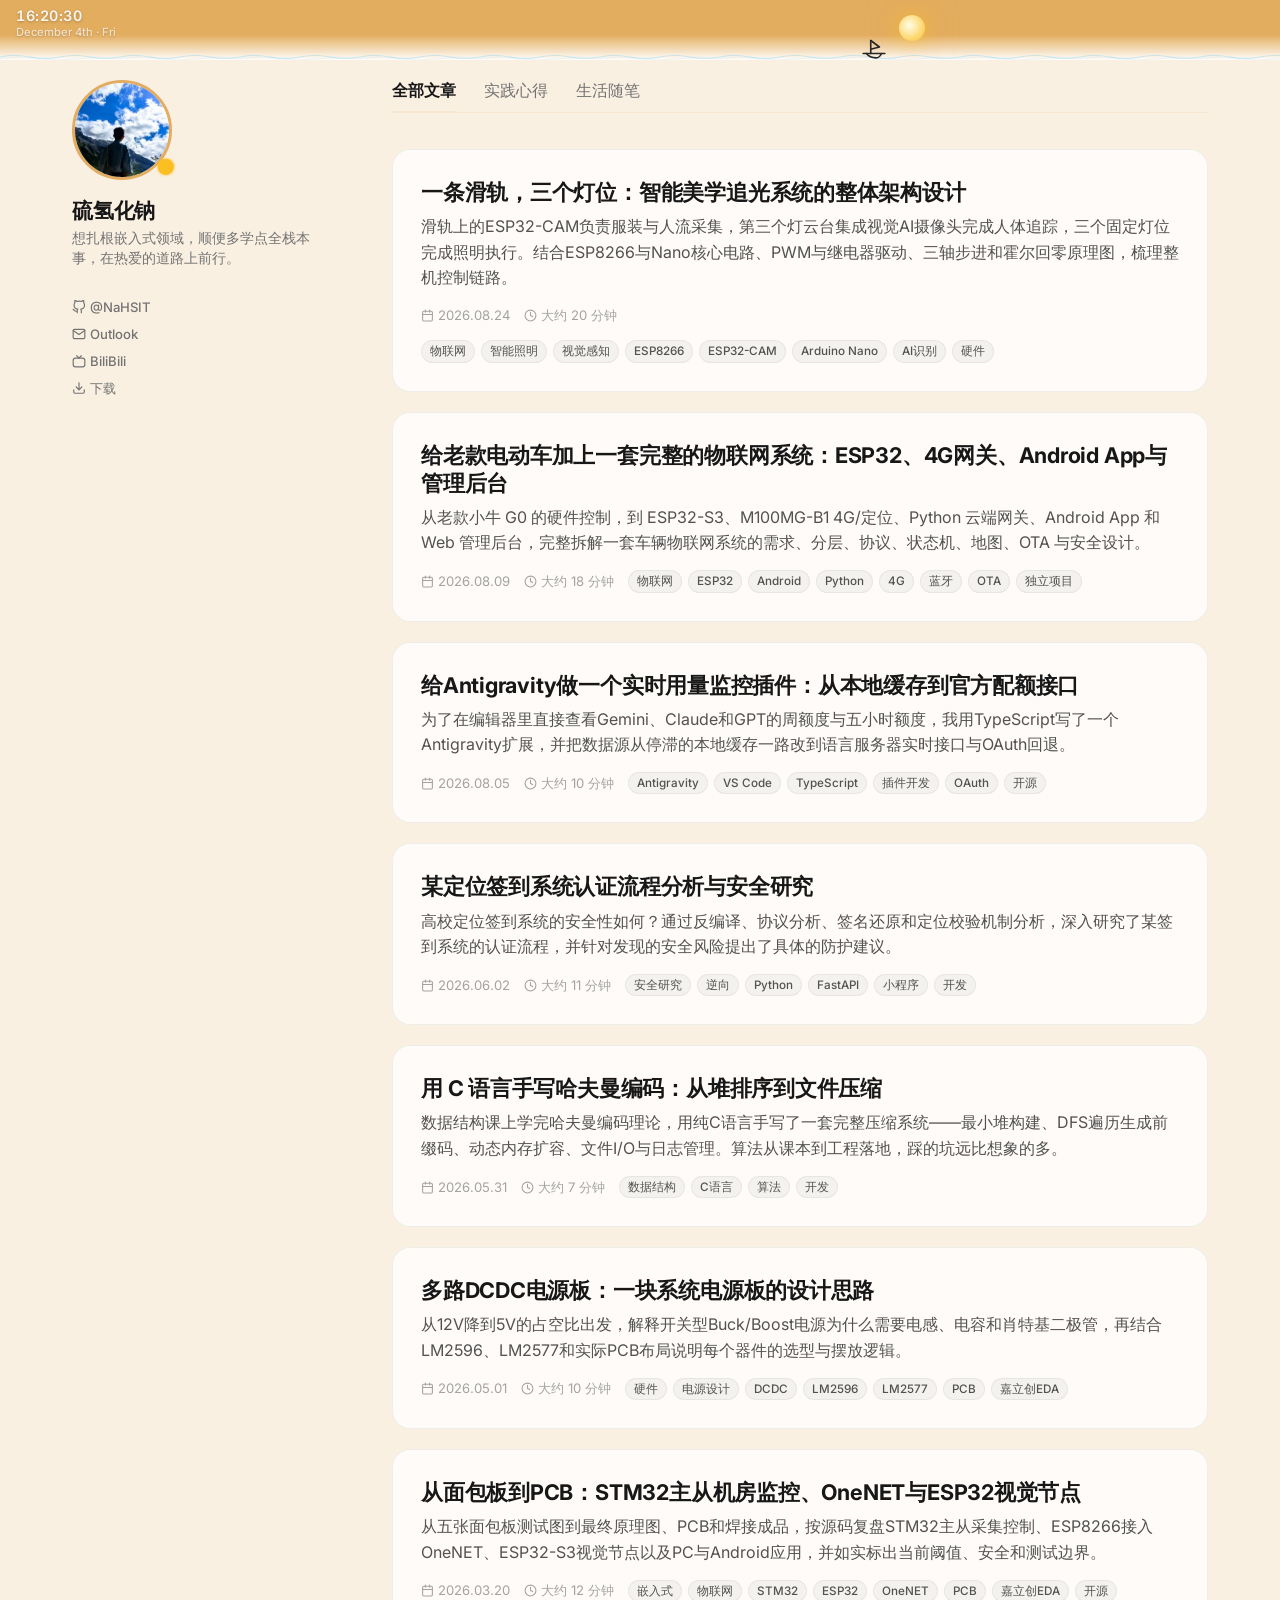
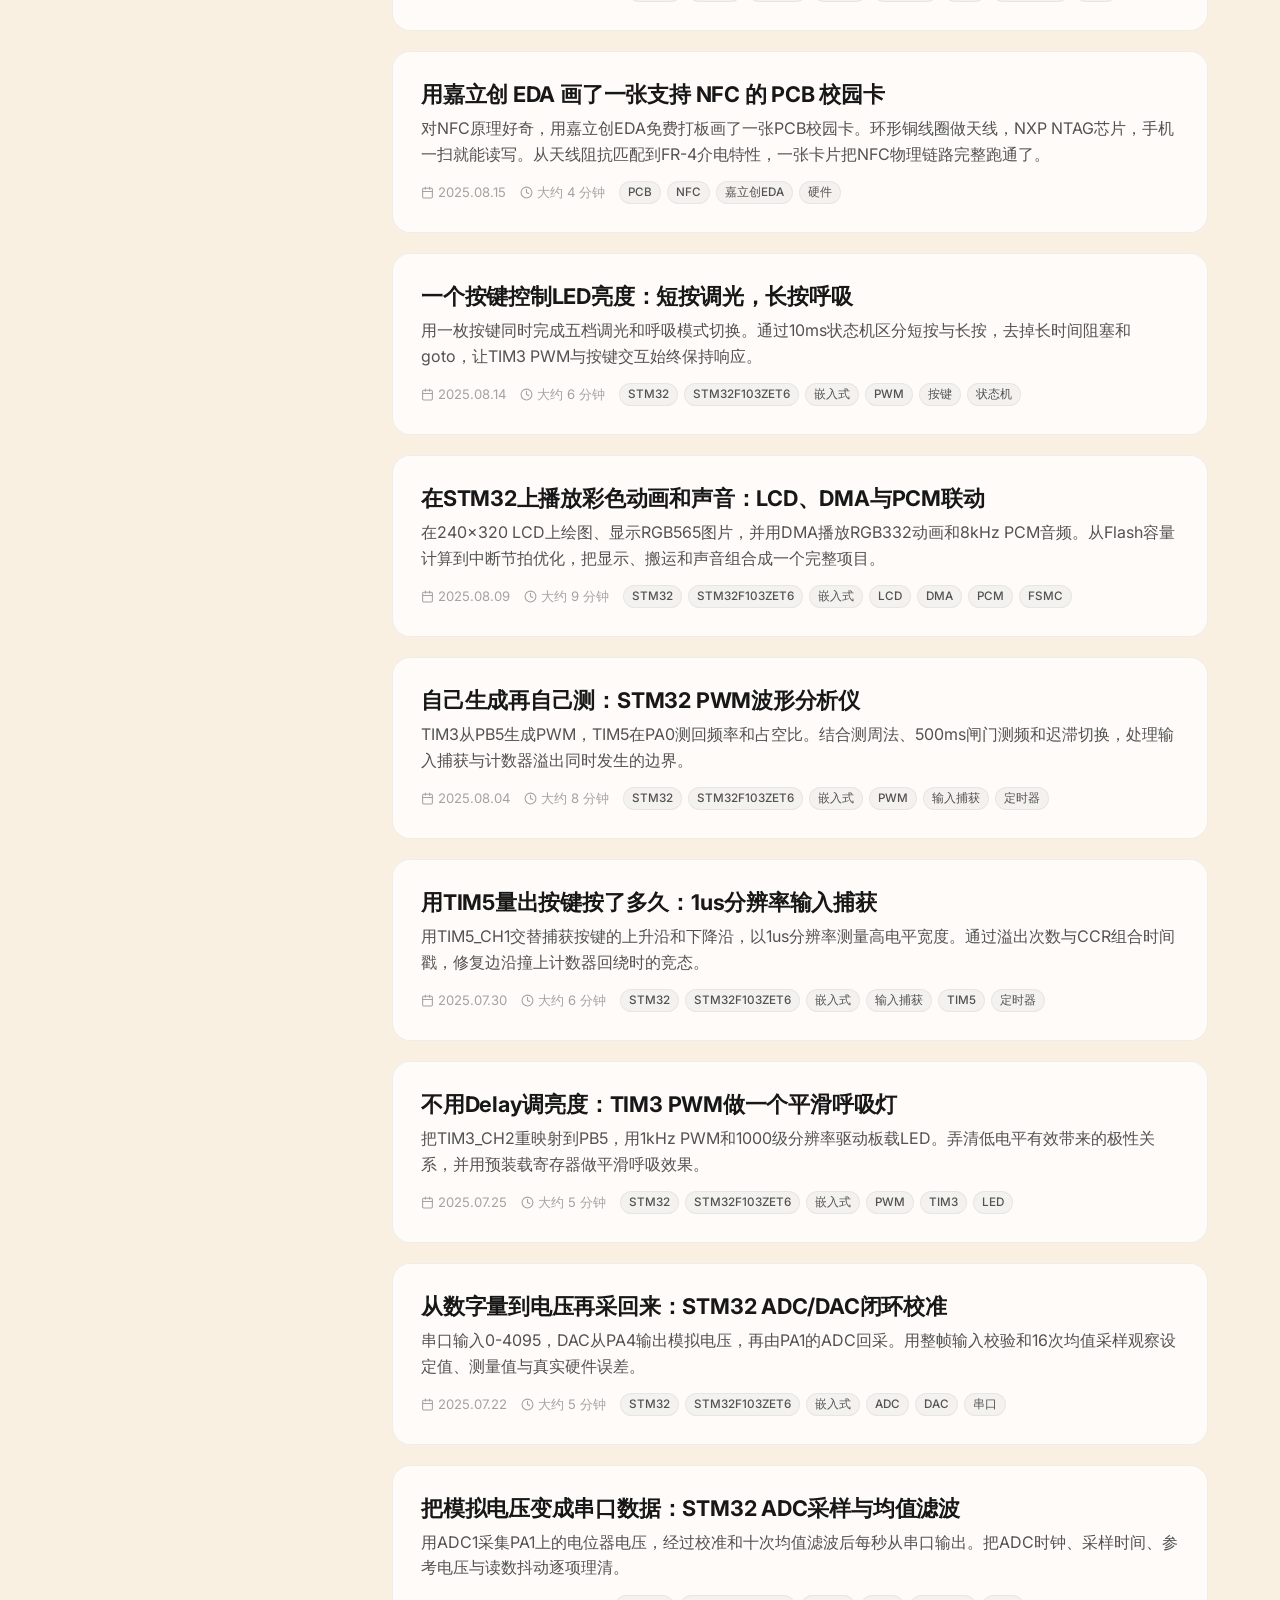
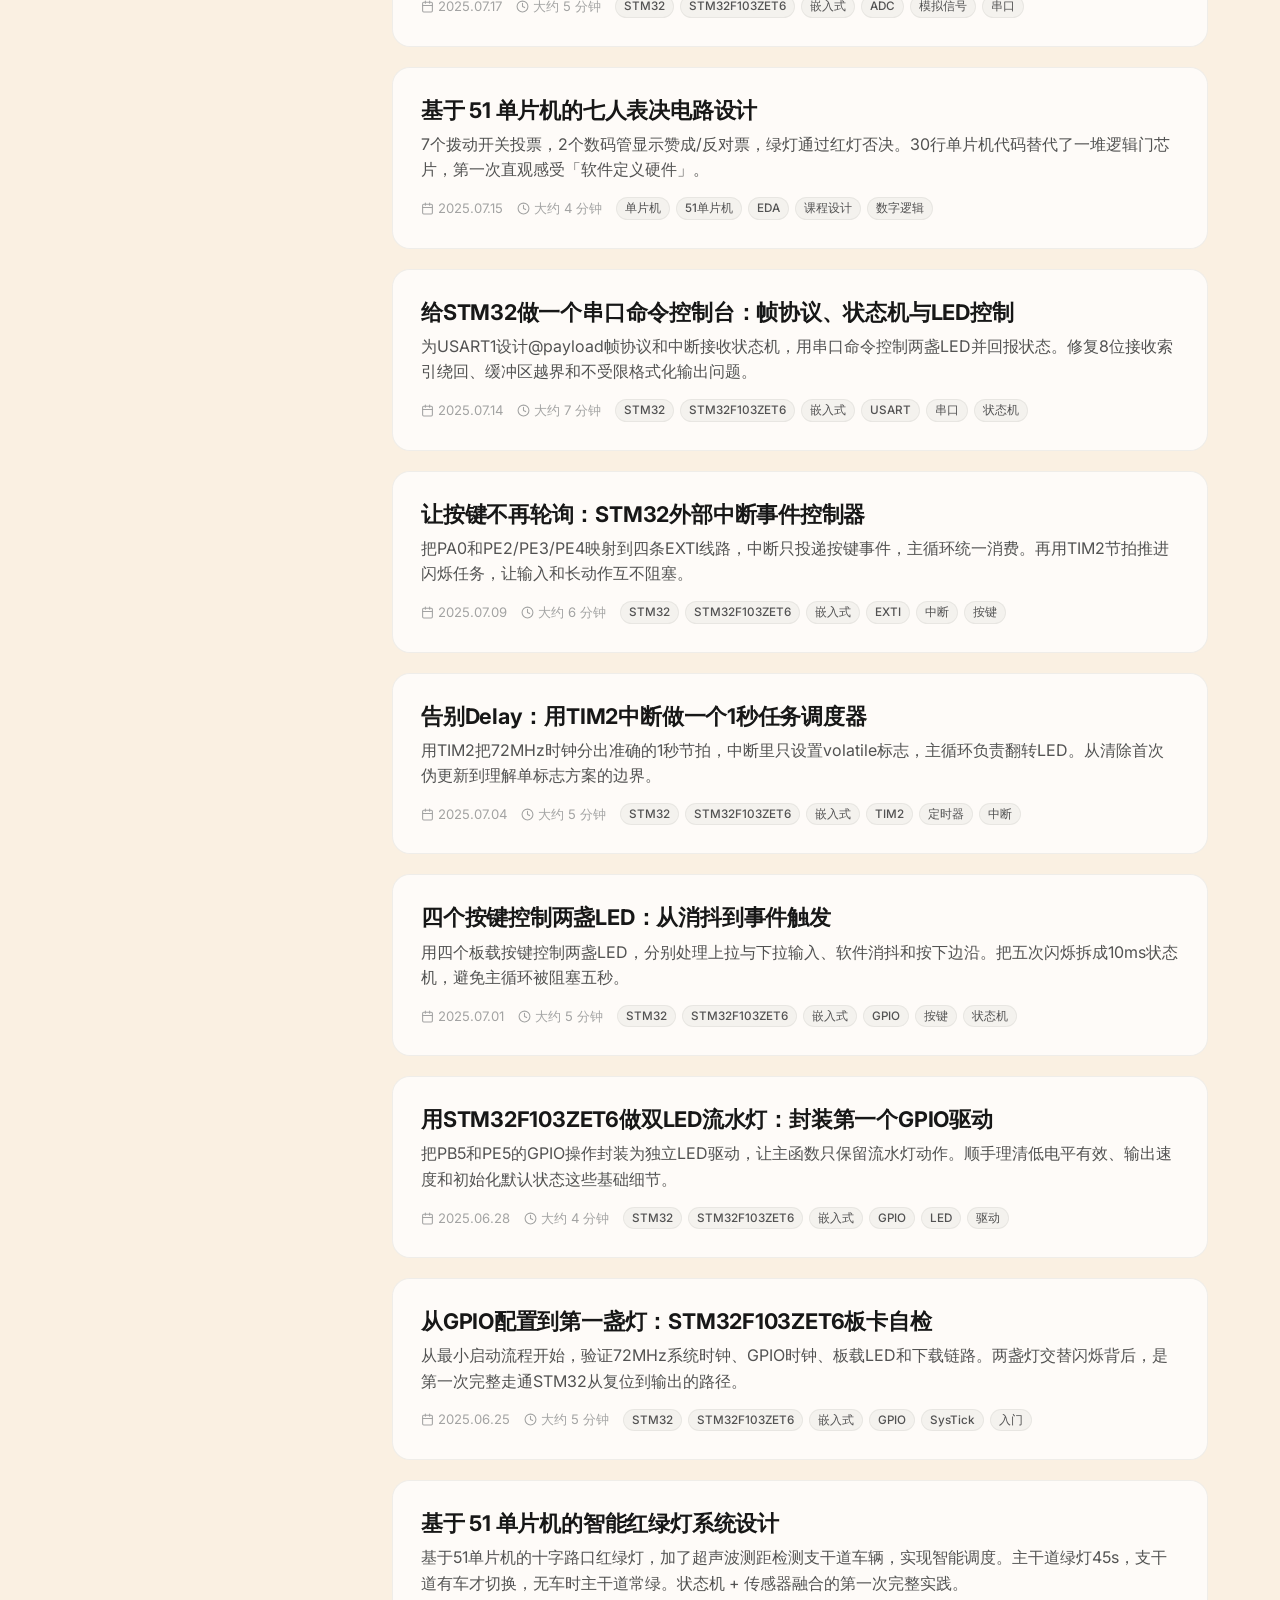
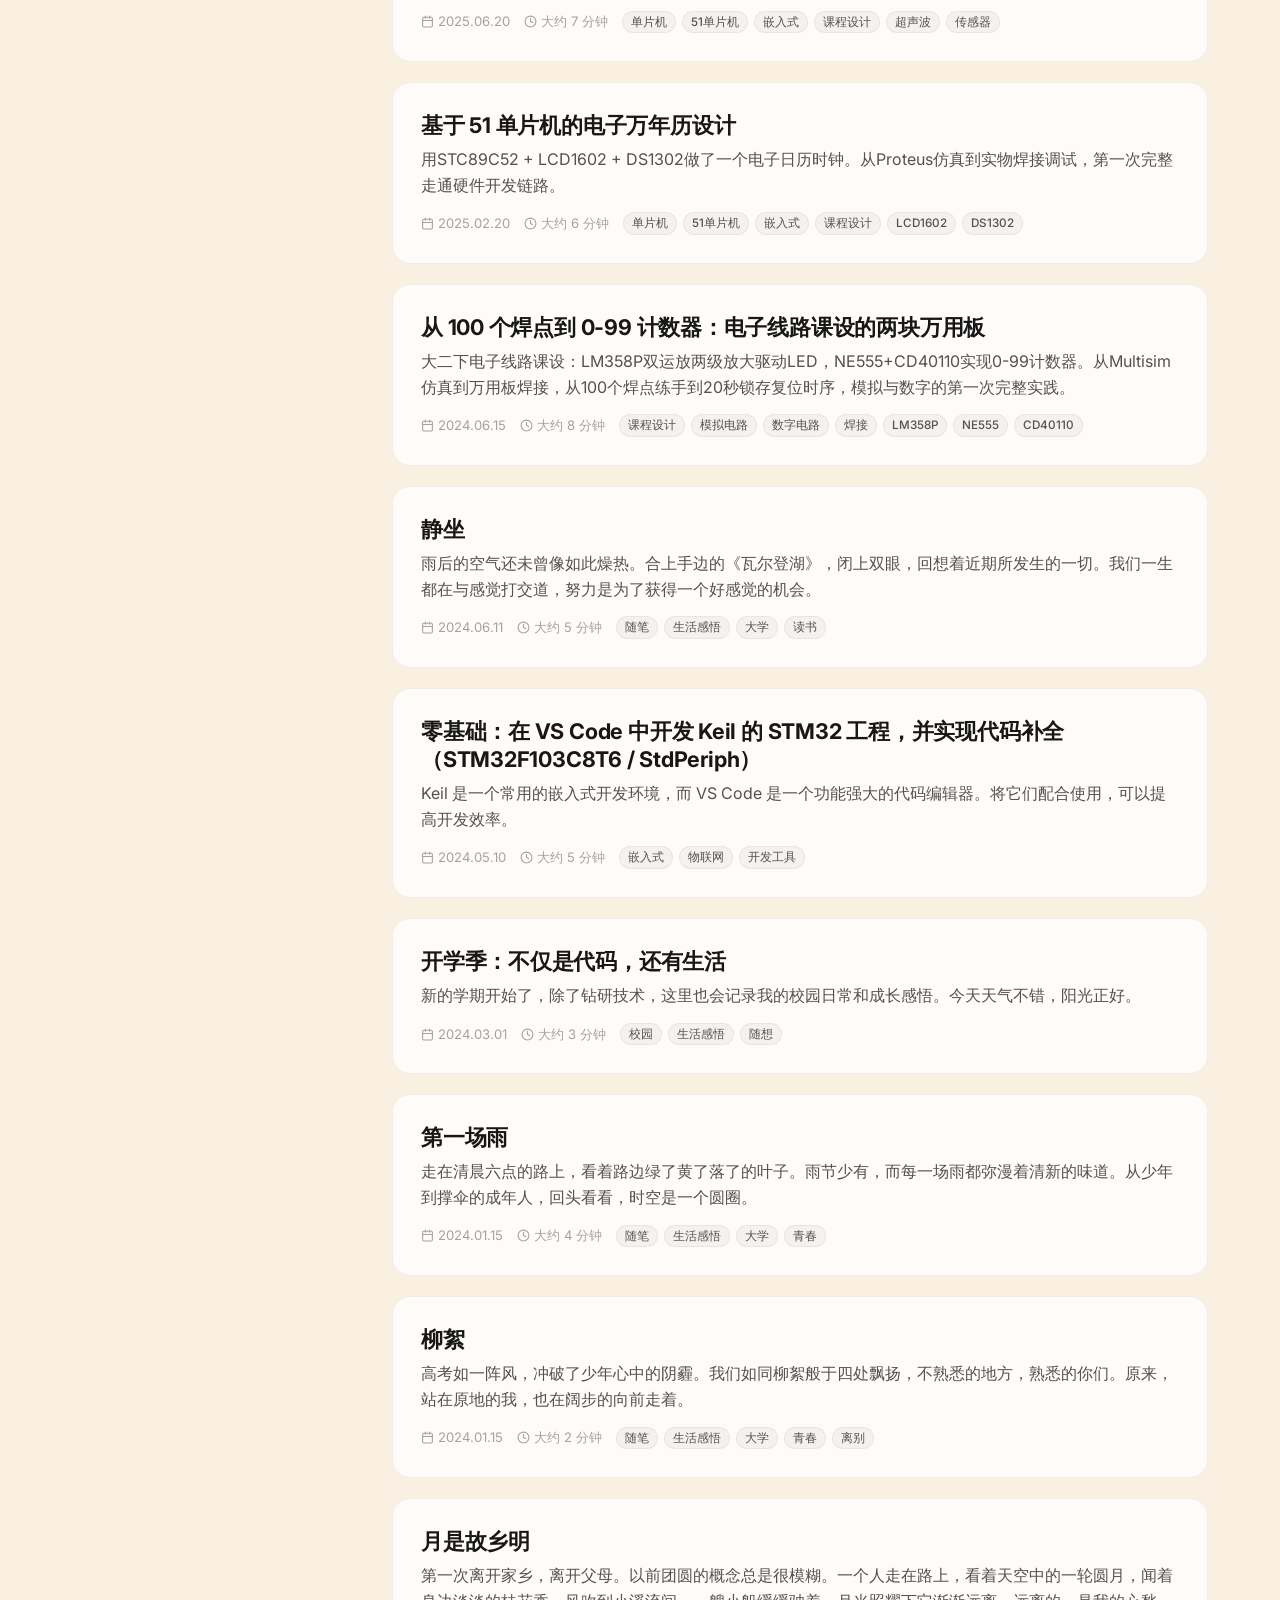
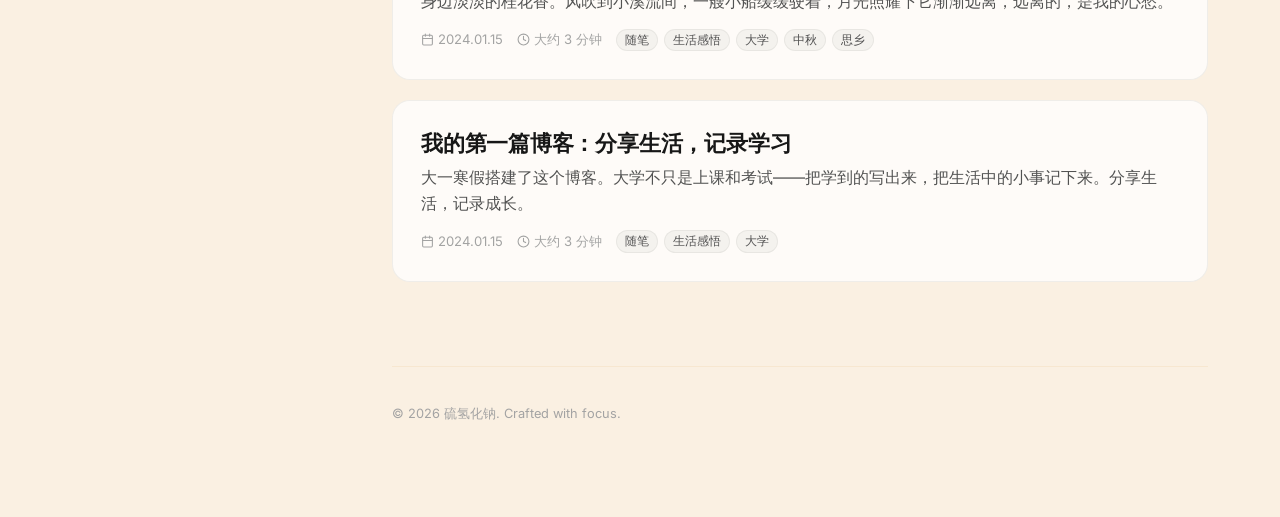
<file: index.html>
<!DOCTYPE html>
<html lang="zh-CN">
<head>
    <meta charset="UTF-8">
    <meta name="viewport" content="width=device-width, initial-scale=1.0">
    <title>硫氢化钠 - 行舟梦将至，采撷繁星愁</title>
    <!-- 网页标签图标 (Favicon) - 极简几何帆船与明显的弯月 (高空悬挂) -->
    <link rel="icon" type="image/svg+xml" href="data:image/svg+xml,%3Csvg xmlns='http://www.w3.org/2000/svg' viewBox='0 0 24 24' fill='none' stroke='%230f172a' stroke-width='1.5' stroke-linecap='round' stroke-linejoin='round'%3E%3Cpath d='M2 20 L22 20'/%3E%3Cpath d='M5 20 C5 20, 8 23, 14 23 C17 23, 19 20, 19 20'/%3E%3Cpath d='M9 20 L9 9'/%3E%3Cpath d='M9 9 L17 15 L9 17'/%3E%3Cpath d='M10 2 A 4 4 0 0 0 5 5 A 5 5 0 0 1 10 2'/%3E%3C/svg%3E">
    <link rel="stylesheet" href="styles.css?v=20260905-performance">
    <link rel="preconnect" href="https://fonts.googleapis.com">
    <link rel="preconnect" href="https://fonts.gstatic.com" crossorigin>
    <link rel="stylesheet" href="https://fonts.googleapis.com/css2?family=Inter:wght@400;500;600;700&display=swap">
</head>
<body class="home-page">
    <!-- 顶部进度条：日月轮转（时间驱动） -->
    <header class="scroll-header" id="scroll-header">
        <div class="header-time" id="header-time">00:00:00</div>
        <div class="header-date" id="header-date">June 7th · Sun</div>
        <div class="sky-canvas">
            <div class="stars-layer" id="stars-layer"></div>
            <div class="sun-container" id="sun"><div class="sun-core"></div></div>
            <svg class="moon-container" id="moon" viewBox="0 0 24 24">
                <path id="moon-lit" class="moon-lit" d="M12 2 A10 10 0 0 1 12 22 A6 10 0 0 0 12 2" />
            </svg>
        </div>
        <div class="scroll-water"></div>
        <svg id="scroll-boat" class="scroll-boat-horizontal" viewBox="0 0 24 24" fill="none" stroke="currentColor" stroke-width="1.5" stroke-linecap="round" stroke-linejoin="round">
            <path d="M2 18 L22 18"/>
            <path d="M5 18 C5 18, 8 22, 14 22 C17 22, 19 18, 19 18"/>
            <path d="M9 18 L9 6"/>
            <path d="M9 6 L17 12 L9 14"/>
        </svg>
    </header>

    <div class="app-wrapper page-transition has-header">
        <!-- 侧边栏 -->
        <aside class="sidebar">
            <div class="profile">
                <div class="profile-top">
                    <div class="avatar-wrap">
                        <img src="assets/avatar.jpg" alt="硫氢化钠" class="avatar" id="avatar" onerror="this.src='https://github.githubassets.com/images/modules/logos_page/GitHub-Mark.png'">
                        <svg class="avatar-celestial" id="avatar-celestial" viewBox="0 0 20 20">
                            <circle cx="10" cy="10" r="9" fill="#fbbf24" filter="url(#glow)" />
                            <defs><filter id="glow"><feGaussianBlur stdDeviation="1" result="blur"/><feMerge><feMergeNode in="blur"/><feMergeNode in="SourceGraphic"/></feMerge></filter></defs>
                        </svg>
                    </div>
                    <div class="profile-info">
                        <h1 class="author-name">硫氢化钠</h1>
                        <p class="author-bio">想扎根嵌入式领域，顺便多学点全栈本事，在热爱的道路上前行。</p>
                    </div>
                </div>

                <div class="social-links">
                    <a href="https://github.com/NaHSIT" target="_blank" class="social-link">
                        <svg width="15" height="15" viewBox="0 0 24 24" fill="none" stroke="currentColor" stroke-width="2" stroke-linecap="round" stroke-linejoin="round"><path d="M9 19c-5 1.5-5-2.5-7-3m14 6v-3.87a3.37 3.37 0 0 0-.94-2.61c3.14-.35 6.44-1.54 6.44-7A5.44 5.44 0 0 0 20 4.77 5.07 5.07 0 0 0 19.91 1S18.73.65 16 2.48a13.38 13.38 0 0 0-7 0C6.27.65 5.09 1 5.09 1A5.07 5.07 0 0 0 5 4.77a5.44 5.44 0 0 0-1.5 3.78c0 5.42 3.3 6.61 6.44 7A3.37 3.37 0 0 0 9 18.13V22"></path></svg>
                        @NaHSIT
                    </a>
                    <a href="mailto:nahs.lql@outlook.com" class="social-link">
                        <svg width="15" height="15" viewBox="0 0 24 24" fill="none" stroke="currentColor" stroke-width="2" stroke-linecap="round" stroke-linejoin="round"><path d="M4 4h16c1.1 0 2 .9 2 2v12c0 1.1-.9 2-2 2H4c-1.1 0-2-.9-2-2V6c0-1.1.9-2 2-2z"></path><polyline points="22,6 12,13 2,6"></polyline></svg>
                        Outlook
                    </a>

                    <a href="https://space.bilibili.com/549713964" target="_blank" class="social-link">
                        <svg width="15" height="15" viewBox="0 0 24 24" fill="none" stroke="currentColor" stroke-width="2" stroke-linecap="round" stroke-linejoin="round"><rect x="2" y="7" width="20" height="15" rx="4" ry="4"></rect><polyline points="8 3 12 7 16 3"></polyline></svg>
                        BiliBili
                    </a>
                    <a href="downloads.html" class="social-link">
                        <svg width="15" height="15" viewBox="0 0 24 24" fill="none" stroke="currentColor" stroke-width="2" stroke-linecap="round" stroke-linejoin="round"><path d="M21 15v4a2 2 0 0 1-2 2H5a2 2 0 0 1-2-2v-4"></path><polyline points="7 10 12 15 17 10"></polyline><line x1="12" y1="15" x2="12" y2="3"></line></svg>
                        下载
                    </a>
                </div>
            </div>
        </aside>

        <!-- 主内容区：排版干净的列表 -->
        <main class="main-content">
            <div class="nav-tabs">
                <button class="tab-btn active" data-category="all">全部文章</button>
                <button class="tab-btn" data-category="tech">实践心得</button>
                <button class="tab-btn" data-category="life">生活随笔</button>
            </div>
            
            <div id="post-list" class="post-list">
                <p style="color: var(--gray-400);">数据加载中...</p>
            </div>

            <footer class="footer">
                <p>&copy; 2026 硫氢化钠. Crafted with focus.</p>
            </footer>
        </main>
    </div>

    <script>
// Storage can be unavailable or full; caching must never block navigation or reading.
function optionalStorage(name) {
    return {
        getItem(key) { try { return window[name].getItem(key); } catch { return null; } },
        setItem(key, value) { try { window[name].setItem(key, value); } catch {} },
        removeItem(key) { try { window[name].removeItem(key); } catch {} }
    };
}
const sessionStore = optionalStorage('sessionStorage');
        // iOS Safari 必须注册 touchstart 才能让 :active 伪类生效
        document.addEventListener('touchstart', function() {}, { passive: true });

        var allPosts = [];
        var _restoredFromBfcache = false;
        var _pendingListRestore = sessionStore.getItem('pendingListRestore') === '1';
        var _cachedList = sessionStore.getItem('cachedList');
        var _cachedScrollY = sessionStore.getItem('cachedScrollY');
        var _cachedTab = sessionStore.getItem('cachedTab');
        var _cachedSignature = sessionStore.getItem('cachedPostsSignature');
        var _listCacheVersion = 'collection-jump-nav-v1';
        var _cachedListVersion = sessionStore.getItem('cachedListVersion');
        var _currentCategory = _cachedTab || sessionStore.getItem('indexTab') || 'all';
        if (!['all', 'tech', 'life'].includes(_currentCategory)) _currentCategory = 'all';

        // DOM 结构升级后不复用旧缓存，避免返回时缺少合集导航。
        if (_cachedList && _cachedListVersion !== _listCacheVersion) {
            _cachedList = null;
            _pendingListRestore = false;
            sessionStore.removeItem('pendingListRestore');
            sessionStore.removeItem('cachedList');
        }

        var _listRestored = false;
        function restoreListFromCache() {
            if (!_pendingListRestore || !_cachedList) return false;
            if (_listRestored) return true;

            var listEl = document.getElementById('post-list');
            if (!listEl) return false;

            listEl.innerHTML = _cachedList;
            _listRestored = true;
            listEl.querySelectorAll('.post-item, .collection-header').forEach(function(el) {
                el.style.animation = 'none';
                el.style.opacity = '1';
            });
            listEl.classList.toggle('has-collection-nav', !!listEl.querySelector('.collection-jump-nav'));

            var restoredY = parseInt(_cachedScrollY, 10);
            if (!isNaN(restoredY)) {
                window.scrollTo(0, restoredY);
            }

            setActiveTab(_currentCategory);
            setupCollectionNavigation();
            return true;
        }

        window.addEventListener('pageshow', function(e) {
            if (e.persisted) {
                _restoredFromBfcache = true;
                // bfcache 恢复：小船快照到当前时钟位置（无过渡，消除撕裂）
                var boat = document.getElementById('scroll-boat');
                if (boat && window._boatUpdate) {
                    boat.style.transition = 'none';
                    window._boatUpdate();
                    boat.getBoundingClientRect();
                    boat.style.transition = '';
                }
            }

            if (!e.persisted) restoreListFromCache();
        });

        function getPostsSignature(category) {
            return JSON.stringify({
                category: category,
                posts: allPosts.map(function(post) {
                    return {
                        id: post.id,
                        title: post.title,
                        date: post.date,
                        readTime: post.readTime,
                        excerpt: post.excerpt,
                        tags: post.tags || [],
                        collection: post.collection || ''
                    };
                })
            });
        }

        function setActiveTab(category) {
            document.querySelectorAll('.tab-btn').forEach(function(b) { b.classList.remove('active'); });
            var tab = document.querySelector('.tab-btn[data-category="' + category + '"]');
            if (tab) {
                tab.classList.add('active');
                _currentCategory = category;
            }
        }

        var _collectionHeaders = [];
        var _collectionUpdateFrame = 0;
        var _activeCollectionId = '';

        function setActiveCollection(targetId, centerLink) {
            var hasChanged = _activeCollectionId !== targetId;
            if (!hasChanged) return;
            _activeCollectionId = targetId;
            var links = document.querySelectorAll('.collection-jump-link');
            links.forEach(function(link) {
                var isActive = link.dataset.target === targetId;
                link.classList.toggle('active', isActive);
                if (isActive) {
                    link.setAttribute('aria-current', 'true');
                } else {
                    link.removeAttribute('aria-current');
                }
            });

            if (!centerLink || !hasChanged || window.innerWidth >= 1360) return;
            var activeLink = document.querySelector('.collection-jump-link.active');
            var linksWrap = activeLink && activeLink.closest('.collection-jump-links');
            if (!activeLink || !linksWrap) return;

            var targetLeft = activeLink.offsetLeft - (linksWrap.clientWidth - activeLink.offsetWidth) / 2;
            linksWrap.scrollTo({ left: Math.max(0, targetLeft), behavior: 'smooth' });
        }

        function updateCollectionNavigation() {
            _collectionUpdateFrame = 0;
            if (_collectionHeaders.length === 0) return;

            var threshold = window.innerWidth >= 1360 ? 100 : 145;
            var activeHeader = _collectionHeaders[0];
            _collectionHeaders.forEach(function(header) {
                if (header.getBoundingClientRect().top <= threshold) activeHeader = header;
            });
            setActiveCollection(activeHeader.id, true);
        }

        function requestCollectionNavigationUpdate() {
            if (_collectionUpdateFrame) return;
            _collectionUpdateFrame = requestAnimationFrame(updateCollectionNavigation);
        }

        function setupCollectionNavigation() {
            _collectionHeaders = Array.from(document.querySelectorAll('.collection-header[data-collection-section]'));
            _activeCollectionId = '';
            requestCollectionNavigationUpdate();
        }

        window.addEventListener('scroll', requestCollectionNavigationUpdate, { passive: true });
        window.addEventListener('resize', requestCollectionNavigationUpdate, { passive: true });

        // ====== 瞬时恢复：用缓存的 DOM 立即渲染，不等网络 ======
        if (!restoreListFromCache()) {
            setActiveTab(_currentCategory);
        } else if (_restoredFromBfcache) {
            setActiveTab(_currentCategory);
        } else {
            window.addEventListener('load', restoreListFromCache, { once: true });
        }

        // ====== 后台拉最新数据，静默更新（用户无感知） ======
        fetch('/posts.json', { cache: 'no-cache' })
            .then(function(response) { if (!response.ok) throw new Error('文章索引加载失败'); return response.json(); })
            .then(function(posts) {
                allPosts = posts;
                allPosts.sort(function(a, b) { return new Date(b.date) - new Date(a.date); });

                if (_restoredFromBfcache) return;

                setActiveTab(_currentCategory);
                if (_cachedList) {
                    var latestSignature = getPostsSignature(_currentCategory);
                    if (!_pendingListRestore || _cachedSignature !== latestSignature) {
                        renderPosts(_currentCategory);
                    }
                    sessionStore.removeItem('pendingListRestore');
                    sessionStore.removeItem('cachedList');
                    sessionStore.removeItem('cachedScrollY');
                    sessionStore.removeItem('cachedPostsSignature');
                    _pendingListRestore = false;
                    _cachedList = null;
                } else {
                    renderPosts(_currentCategory);
                }

                var params = new URLSearchParams(window.location.search);
                var initialPost = params.get('post');
                if (/^[a-z0-9]+(?:-[a-z0-9]+)*$/.test(initialPost || '')) {
                    window.location.replace(initialPost + '/');
                }
            })
            .catch(function(error) {
                if (!_cachedList) {
                    document.getElementById('post-list').innerHTML = '<p style="color: red;">加载失败，请检查网络或配置。</p>';
                }
                console.error('Error loading posts:', error);
            });

        // 渲染文章列表
        function renderPosts(category) {
            const postList = document.getElementById('post-list');
            postList.innerHTML = '';
            postList.classList.remove('has-collection-nav');
            
            // 根据分类过滤文章
            let filteredPosts = allPosts;
            if (category === 'tech') {
                // 定义属于“技术”的标签关键词
                const techTags = ['单片机', '嵌入式', '物联网', '开发', '硬件', '焊接', '课程设计', '工具', '开源', 'PCB', 'C语言', '算法', '安全研究', '逆向', '数据结构', '独立项目', '开发工具'];
                filteredPosts = allPosts.filter(p => p.tags && p.tags.some(t => techTags.some(keyword => t.includes(keyword))));
            } else if (category === 'life') {
                // 定义属于“生活”的标签关键词
                const lifeTags = ['生活', '随笔', '随想', '校园', '感悟'];
                filteredPosts = allPosts.filter(p => p.tags && p.tags.some(t => lifeTags.some(keyword => t.includes(keyword))));
            }

            if (filteredPosts.length === 0) {
                postList.innerHTML = '<p style="color: var(--gray-400);">该分类下暂无文章</p>';
                return;
            }

            // 辅助函数：创建卡片 DOM 元素
            const createPostCard = (post, delayIndex) => {
                const a = document.createElement('a');
                a.href = `${post.id}/`;
                a.className = 'post-item';
                a.style.animation = `fadeSlideUp 0.6s cubic-bezier(0.16, 1, 0.3, 1) forwards ${Math.min(delayIndex, 3) * 0.1}s`;
                
                let tagsHtml = '';
                if (post.tags && post.tags.length > 0) {
                    tagsHtml = `<div class="tags">` + 
                        post.tags.map(tag => `<span class="tag">${tag}</span>`).join('') + 
                        `</div>`;
                }
                
                const readTimeHtml = post.readTime ? `<span class="meta-item"><svg width="14" height="14" viewBox="0 0 24 24" fill="none" stroke="currentColor" stroke-width="2" stroke-linecap="round" stroke-linejoin="round"><circle cx="12" cy="12" r="10"></circle><polyline points="12 6 12 12 16 14"></polyline></svg> ${post.readTime}</span>` : '';

                a.innerHTML = `
                    <h3 class="post-title">${post.title}</h3>
                    <p class="post-excerpt">${post.excerpt}</p>
                    <div class="post-meta">
                        <span class="meta-item"><svg width="14" height="14" viewBox="0 0 24 24" fill="none" stroke="currentColor" stroke-width="2" stroke-linecap="round" stroke-linejoin="round"><rect x="3" y="4" width="18" height="18" rx="2" ry="2"></rect><line x1="16" y1="2" x2="16" y2="6"></line><line x1="8" y1="2" x2="8" y2="6"></line><line x1="3" y1="10" x2="21" y2="10"></line></svg> ${post.date.replace(/-/g, '.')}</span>
                        ${readTimeHtml}
                        ${tagsHtml}
                    </div>
                `;
                return a;
            };

            // 技术分类下显示合集，其他分类平铺
            if (category === 'tech') {
                const collections = {};
                const others = [];

                filteredPosts.forEach(post => {
                    if (post.collection) {
                        if (!collections[post.collection]) collections[post.collection] = [];
                        collections[post.collection].push(post);
                    } else {
                        others.push(post);
                    }
                });

                let delayIndex = 0;
                const collectionEntries = Object.entries(collections);
                const navItems = collectionEntries.map(([collName, collPosts], index) => ({
                    name: collName,
                    count: collPosts.length,
                    target: `collection-section-${index}`
                }));

                if (others.length > 0) {
                    navItems.push({
                        name: '单篇教程',
                        count: others.length,
                        target: 'collection-section-others'
                    });
                }

                const jumpNav = document.createElement('nav');
                jumpNav.className = 'collection-jump-nav';
                jumpNav.setAttribute('aria-label', '合集快速跳转');
                jumpNav.innerHTML = `
                    <div class="collection-jump-heading">
                        <svg width="16" height="16" viewBox="0 0 24 24" fill="none" stroke="currentColor" stroke-width="2" stroke-linecap="round" stroke-linejoin="round" aria-hidden="true"><path d="M4 19.5A2.5 2.5 0 0 1 6.5 17H20"></path><path d="M6.5 2H20v20H6.5A2.5 2.5 0 0 1 4 19.5v-15A2.5 2.5 0 0 1 6.5 2z"></path></svg>
                        <span>项目合集</span>
                    </div>
                    <div class="collection-jump-links"></div>
                `;

                const jumpLinks = jumpNav.querySelector('.collection-jump-links');
                navItems.forEach((item, index) => {
                    const button = document.createElement('button');
                    button.type = 'button';
                    button.className = 'collection-jump-link';
                    button.dataset.target = item.target;
                    button.setAttribute('aria-label', `跳转到${item.name}，共${item.count}篇文章`);

                    const name = document.createElement('span');
                    name.className = 'collection-jump-name';
                    name.textContent = item.name;

                    const count = document.createElement('span');
                    count.className = 'collection-jump-count';
                    count.textContent = item.count;

                    button.appendChild(name);
                    button.appendChild(count);
                    if (index === 0) {
                        button.classList.add('active');
                        button.setAttribute('aria-current', 'true');
                    }
                    jumpLinks.appendChild(button);
                });

                const collectionSections = document.createElement('div');
                collectionSections.className = 'collection-sections';
                postList.classList.add('has-collection-nav');
                postList.appendChild(jumpNav);
                postList.appendChild(collectionSections);

                // 渲染合集
                collectionEntries.forEach(([collName, collPosts], collectionIndex) => {
                    const header = document.createElement('div');
                    header.className = 'collection-header';
                    header.id = `collection-section-${collectionIndex}`;
                    header.dataset.collectionSection = collName;
                    header.innerHTML = `
                        <svg width="18" height="18" viewBox="0 0 24 24" fill="none" stroke="currentColor" stroke-width="2" stroke-linecap="round" stroke-linejoin="round"><path d="M4 19.5A2.5 2.5 0 0 1 6.5 17H20"></path><path d="M6.5 2H20v20H6.5A2.5 2.5 0 0 1 4 19.5v-15A2.5 2.5 0 0 1 6.5 2z"></path></svg>
                        合集：${collName}
                    `;
                    header.style.animation = `fadeSlideUp 0.6s cubic-bezier(0.16, 1, 0.3, 1) forwards ${Math.min(delayIndex, 3) * 0.1}s`;
                    collectionSections.appendChild(header);
                    delayIndex++;

                    const collList = document.createElement('div');
                    collList.className = 'collection-list';
                    collPosts.forEach(post => {
                        collList.appendChild(createPostCard(post, delayIndex++));
                    });
                    collectionSections.appendChild(collList);
                });

                // 渲染单篇技术文章
                if (others.length > 0) {
                    const header = document.createElement('div');
                    header.className = 'collection-header';
                    header.id = 'collection-section-others';
                    header.dataset.collectionSection = '单篇教程';
                    header.innerHTML = `
                        <svg width="18" height="18" viewBox="0 0 24 24" fill="none" stroke="currentColor" stroke-width="2" stroke-linecap="round" stroke-linejoin="round"><line x1="8" y1="6" x2="21" y2="6"></line><line x1="8" y1="12" x2="21" y2="12"></line><line x1="8" y1="18" x2="21" y2="18"></line><line x1="3" y1="6" x2="3.01" y2="6"></line><line x1="3" y1="12" x2="3.01" y2="12"></line><line x1="3" y1="18" x2="3.01" y2="18"></line></svg>
                        单篇教程
                    `;
                    header.style.animation = `fadeSlideUp 0.6s cubic-bezier(0.16, 1, 0.3, 1) forwards ${Math.min(delayIndex, 3) * 0.1}s`;
                    collectionSections.appendChild(header);
                    delayIndex++;
                    
                    const collList = document.createElement('div');
                    collList.className = 'collection-list';
                    others.forEach(post => {
                        collList.appendChild(createPostCard(post, delayIndex++));
                    });
                    collectionSections.appendChild(collList);
                }

            } else {
                // 全部/生活分类正常平铺渲染
                filteredPosts.forEach((post, index) => {
                    postList.appendChild(createPostCard(post, index));
                });
            }

            setupCollectionNavigation();
        }

        // 标签切换逻辑
        document.querySelectorAll('.tab-btn').forEach(btn => {
            btn.addEventListener('click', (e) => {
                if (!allPosts.length) return;
                document.querySelectorAll('.tab-btn').forEach(b => b.classList.remove('active'));
                e.target.classList.add('active');
                const category = e.target.getAttribute('data-category');
                sessionStore.setItem('indexTab', category);
                sessionStore.setItem('cachedTab', category);
                _currentCategory = category;
                renderPosts(category);
            });
        });

        // ====== 文章卡片点击：缓存列表 DOM，导航到文章目录URL ======
        document.getElementById('post-list').addEventListener('click', (e) => {
            const jumpLink = e.target.closest('.collection-jump-link');
            if (jumpLink) {
                const target = document.getElementById(jumpLink.dataset.target);
                if (!target) return;
                setActiveCollection(target.id, true);
                target.scrollIntoView({
                    behavior: window.matchMedia('(prefers-reduced-motion: reduce)').matches ? 'auto' : 'smooth',
                    block: 'start'
                });
                return;
            }

            const card = e.target.closest('.post-item');
            if (!card || e.button !== 0 || e.ctrlKey || e.metaKey || e.shiftKey || e.altKey) return;
            e.preventDefault();

            // 缓存整个列表的 DOM 和滚动位置——返回时瞬间恢复，不等 fetch
            sessionStore.setItem('cachedList', document.getElementById('post-list').innerHTML);
            sessionStore.setItem('cachedScrollY', window.scrollY);
            sessionStore.setItem('cachedTab', document.querySelector('.tab-btn.active')?.getAttribute('data-category') || 'all');
            sessionStore.setItem('cachedPostsSignature', getPostsSignature(document.querySelector('.tab-btn.active')?.getAttribute('data-category') || 'all'));
            sessionStore.setItem('cachedListVersion', _listCacheVersion);
            sessionStore.setItem('pendingListRestore', '1');

            window.location.href = card.href;
        });

        function saveListScrollState() {
            sessionStore.setItem('cachedScrollY', String(window.scrollY || 0));
            sessionStore.setItem('cachedTab', document.querySelector('.tab-btn.active')?.getAttribute('data-category') || 'all');
        }

        window.addEventListener('pagehide', saveListScrollState);
        document.addEventListener('visibilitychange', function() {
            if (document.visibilityState === 'hidden') {
                saveListScrollState();
            }
        });

        // ====== 文章视图逻辑 ======
        // ==== 时钟与日期 ==================================================
        (function() {
            const weekNames = ['Sun','Mon','Tue','Wed','Thu','Fri','Sat'];
            const monthFull = ['January','February','March','April','May','June','July','August','September','October','November','December'];

            function ordinal(n) {
                const s = ['th','st','nd','rd'];
                const v = n % 100;
                return n + (s[(v - 20) % 10] || s[v] || s[0]);
            }

            function pad(n) { return n < 10 ? '0' + n : '' + n; }

            let lastVisualKey = '';
            function updateClock() {
                if (document.hidden) return;
                const now = new Date();
                const h = now.getHours() + now.getMinutes() / 60;

                // 左上角时间 HH:MM:SS（拖拽时也更新）
                document.getElementById('header-time').textContent =
                    pad(now.getHours()) + ':' + pad(now.getMinutes()) + ':' + pad(now.getSeconds());

                // 拖拽期间不更新头像环色和日月点，避免冲突
                if (window._boatDragging) { lastVisualKey = ''; return; }
                const visualKey = Math.floor(now.getTime() / 60000) + ':' + window.innerWidth;
                if (lastVisualKey === visualKey) return;
                lastVisualKey = visualKey;

                // 头像环色+日月点（按分钟或窗口尺寸更新）
                const aw = document.getElementById('avatar');
                const dot = document.getElementById('avatar-celestial');
                const SIZE = window.innerWidth >= 768 ? 100 : 72;
                const cx = SIZE / 2, cy = SIZE / 2, orbitR = SIZE / 2 + 5;

                // 时间→天空色(与进度条同源)
                let sp;
                if      (h < 5)    sp = 0.94 + (h / 5) * 0.06;
                else if (h < 7)    sp = 0.00 + ((h - 5) / 2) * 0.12;
                else if (h < 11)   sp = 0.12 + ((h - 7) / 4) * 0.30;
                else if (h < 14)   sp = 0.42 + ((h - 11) / 3) * 0.13;
                else if (h < 17)   sp = 0.55 + ((h - 14) / 3) * 0.17;
                else if (h < 19.5) sp = 0.72 + ((h - 17) / 2.5) * 0.20;
                else               sp = 0.92 + ((h - 19.5) / 4.5) * 0.08;
                const stops = [[26,26,46],[200,95,80],[135,190,220],[74,144,217],[240,175,85],[200,85,115],[26,26,46]];
                const stopP = [0,0.05,0.18,0.48,0.70,0.88,1];
                let lo=stops[0],hi=stops[stops.length-1],lop=stopP[0],hip=stopP[stopP.length-1];
                for(let i=0;i<stopP.length-1;i++){if(sp>=stopP[i]&&sp<=stopP[i+1]){lo=stops[i];hi=stops[i+1];lop=stopP[i];hip=stopP[i+1];break;}}
                const t=hip===lop?0:(sp-lop)/(hip-lop);
                const cr=Math.round(lo[0]+(hi[0]-lo[0])*t),cg=Math.round(lo[1]+(hi[1]-lo[1])*t),cb=Math.round(lo[2]+(hi[2]-lo[2])*t);
                if(aw) aw.style.borderColor = `rgb(${cr},${cg},${cb})`;

                // 日月点：标准钟表盘面 + 太阳圆/真实月相SVG
                if(dot){
                    const angle = (1.5 + h / 6) * Math.PI;
                    const isNight = sp < 0.03 || sp > 0.91;
                    dot.classList.toggle('night', isNight);
                    const halfSvg = window.innerWidth >= 768 ? 9 : 7;
                    dot.style.left = (cx + orbitR * Math.cos(angle) - halfSvg) + 'px';
                    dot.style.top = (cy + orbitR * Math.sin(angle) - halfSvg) + 'px';

                    if(isNight){
                        const nowD = new Date();
                        const y=nowD.getFullYear(),m=nowD.getMonth()+1,d=nowD.getDate();
                        let jd=Math.floor(365.25*(y+4716))+Math.floor(30.6001*(m+1))+d-1524;
                        if(m<=2) jd=Math.floor(365.25*(y+4715))+Math.floor(30.6001*(m+13))+d-1524;
                        let mp=((jd-2451550.1)%29.53058867)/29.53058867;
                        if(mp<0) mp+=1;
                        const cosT=Math.cos(2*Math.PI*mp), rx=Math.abs(cosT)*10;
                        let moonPath;
                        if(mp<0.003||mp>0.997) moonPath='';
                        else if(Math.abs(mp-0.5)<0.003) moonPath='M12 2 A10 10 0 1 1 12 22 A10 10 0 1 1 12 2';
                        else if(mp<0.5){const sw=cosT>=0?0:1;moonPath=`M12 2 A10 10 0 0 1 12 22 A${rx} 10 0 0 ${sw} 12 2`;}
                        else{const sw=cosT>=0?1:0;moonPath=`M12 2 A10 10 0 0 0 12 22 A${rx} 10 0 0 ${sw} 12 2`;}
                        dot.innerHTML = `<path d="${moonPath}" fill="#fef9c3"/>`;
                    }else{
                        dot.innerHTML = '<circle cx="12" cy="12" r="9" fill="#fbbf24" filter="url(#sunGlow)"/><defs><filter id="sunGlow"><feGaussianBlur stdDeviation="1.5"/><feMerge><feMergeNode/><feMergeNode in="SourceGraphic"/></feMerge></filter></defs>';
                    }
                }

                // 顶部日期 June 7th · Sun
                document.getElementById('header-date').textContent =
                    monthFull[now.getMonth()] + ' ' + ordinal(now.getDate()) + ' · ' + weekNames[now.getDay()];
            }

            updateClock();
            setInterval(updateClock, 1000);
            document.addEventListener('visibilitychange', updateClock);
            window.addEventListener('resize', updateClock, { passive: true });
        })();

        // ==== 日月轮转进度条（时间驱动，非滚动） ==========================
        (function() {
            const header = document.getElementById('scroll-header');
            const boat = document.getElementById('scroll-boat');
            const sunEl = document.getElementById('sun');
            const moonEl = document.getElementById('moon');
            const moonLit = document.getElementById('moon-lit');
            const starsLayer = document.getElementById('stars-layer');
            if (!header || !boat) return;

            const skyStops = [
                { p:0.00, top:[26,26,46],    bot:[45,27,78]   },
                { p:0.05, top:[200,95,80],   bot:[245,180,140] },
                { p:0.18, top:[135,190,220], bot:[200,228,242] },
                { p:0.48, top:[74,144,217],  bot:[175,215,240] },
                { p:0.70, top:[240,175,85],  bot:[250,218,165] },
                { p:0.88, top:[200,85,115],  bot:[235,160,178] },
                { p:1.00, top:[26,26,46],    bot:[45,27,78]   },
            ];

            function lerp(a,b,t){return[Math.round(a[0]+(b[0]-a[0])*t),Math.round(a[1]+(b[1]-a[1])*t),Math.round(a[2]+(b[2]-a[2])*t)];}
            function skyColor(p){
                let lo=skyStops[0],hi=skyStops[skyStops.length-1];
                for(let i=0;i<skyStops.length-1;i++){if(p>=skyStops[i].p&&p<=skyStops[i+1].p){lo=skyStops[i];hi=skyStops[i+1];break;}}
                const t=hi.p===lo.p?0:(p-lo.p)/(hi.p-lo.p);
                return {top:lerp(lo.top,hi.top,t),bot:lerp(lo.bot,hi.bot,t)};
            }

            // 月相（同 post.html）
            function getMoonPhase(d){
                const y=d.getFullYear(),m=d.getMonth()+1,day=d.getDate();
                let jd=Math.floor(365.25*(y+4716))+Math.floor(30.6001*(m+1))+day-1524;
                if(m<=2) jd=Math.floor(365.25*(y+4715))+Math.floor(30.6001*(m+13))+day-1524;
                let phase=((jd-2451550.1)%29.53058867)/29.53058867;
                if(phase<0) phase+=1;
                return phase;
            }
            function getMoonPath(phase){
                const R=10,cx=12,cy=12,cosT=Math.cos(2*Math.PI*phase),rx=Math.abs(cosT)*R;
                if(phase<0.003||phase>0.997)return'';
                if(Math.abs(phase-0.5)<0.003)return`M ${cx} ${cy-R} A ${R} ${R} 0 1 1 ${cx} ${cy+R} A ${R} ${R} 0 1 1 ${cx} ${cy-R}`;
                if(phase<0.5){const sw=cosT>=0?0:1;return`M ${cx} ${cy-R} A ${R} ${R} 0 0 1 ${cx} ${cy+R} A ${rx} ${R} 0 0 ${sw} ${cx} ${cy-R}`;}
                const sw=cosT>=0?1:0;return`M ${cx} ${cy-R} A ${R} ${R} 0 0 0 ${cx} ${cy+R} A ${rx} ${R} 0 0 ${sw} ${cx} ${cy-R}`;
            }

            // 当天月相
            moonLit.setAttribute('d', getMoonPath(getMoonPhase(new Date())));

            // 星星
            let sf='';
            for(let s=0;s<28;s++) sf+=`<div class="star" style="left:${2+Math.random()*96}%;top:${4+Math.random()*55}%;--twinkle-dur:${1.8+Math.random()*3.5}s;--twinkle-delay:${Math.random()*4}s"></div>`;
            starsLayer.innerHTML=sf;

            // 时间→天空位置映射
            function getTimePct(){
                const n=new Date();
                const h=n.getHours()+n.getMinutes()/60+n.getSeconds()/3600;
                if(h<5)   return 0.94+(h/5)*0.06;
                if(h<7)   return 0.00+((h-5)/2)*0.12;
                if(h<11)  return 0.12+((h-7)/4)*0.30;
                if(h<14)  return 0.42+((h-11)/3)*0.13;
                if(h<17)  return 0.55+((h-14)/3)*0.17;
                if(h<19.5)return 0.72+((h-17)/2.5)*0.20;
                return 0.92+((h-19.5)/4.5)*0.08;
            }

            function update(){
                const p=getTimePct();
                const hh=header.offsetHeight;
                const colors=skyColor(p);
                header.style.setProperty('--sky-top',`rgb(${colors.top.join(',')})`);

                // 全局氛围色：与进度条天空同源
                const aR=Math.round(colors.top[0]*0.18+209),aG=Math.round(colors.top[1]*0.18+209),aB=Math.round(colors.top[2]*0.18+209);
                document.body.style.setProperty('--page-ambient',`rgb(${aR},${aG},${aB})`);
                const dR=Math.round(colors.top[0]*0.30+179),dG=Math.round(colors.top[1]*0.30+179),dB=Math.round(colors.top[2]*0.30+179);
                document.body.style.setProperty('--page-accent',`rgb(${dR},${dG},${dB})`);

                // 太阳
                const sunRise=0.03,sunSet=0.91;
                const sunVis=p>=sunRise&&p<=sunSet?1:0;
                sunEl.style.opacity=sunVis;
                if(sunVis>0){
                    const t=(p-sunRise)/(sunSet-sunRise);
                    const arc=Math.sin(Math.PI*t);
                    sunEl.style.left=(5+t*88)+'%';
                    sunEl.style.top=(hh*.58-arc*(hh*.46))+'px';
                }

                // 月亮 & 星星
                const moonRise=0.88, moonSet=0.06;
                let moonT;
                if(p>moonRise) moonT=(p-moonRise)/(1-moonRise+moonSet);
                else if(p<moonSet) moonT=(1-moonRise+p)/(1-moonRise+moonSet);
                else moonT=-1;
                const moonVis=moonT<0?0:moonT<0.1?moonT/0.1:moonT>0.9?(1-moonT)/0.1:1;
                moonEl.style.opacity=moonVis;
                starsLayer.style.opacity=Math.max(0,Math.min(1,p<0.04||p>0.86?1:p<0.09?1-(p-0.04)/0.05:p>0.80?(p-0.80)/0.06:0));
                if(moonT>=0){
                    moonT=Math.max(0,Math.min(1,moonT));
                    moonEl.style.left=(5+moonT*88)+'%';
                    moonEl.style.right='auto';
                    moonEl.style.top=(hh*.58-Math.sin(Math.PI*moonT)*(hh*.46))+'px';
                }

                // 小船：白天从左到右航行
                boat.style.left=(p*100)+'%';
            }
            window._boatUpdate = update;

            // 水花飞溅
            function splash(){
                if(!header || document.hidden)return;
                const bx=parseFloat(boat.style.left)||0;
                const dot=document.createElement('div');
                dot.className='water-splash';
                dot.style.left=(bx+Math.random()*6-3)+'%';
                dot.style.animationDuration=(0.5+Math.random()*0.5)+'s';
                header.appendChild(dot);
                setTimeout(()=>dot.remove(),800);
            }

            // ==== 小船拖拽预览 ============================================
            let dragging = false, dragPct = 0;
            window._boatDragging = false;
            boat.style.cursor = 'grab';
            boat.style.pointerEvents = 'auto';

            function applySky(p) {
                const hh = header.offsetHeight;
                const colors = skyColor(p);
                header.style.setProperty('--sky-top', `rgb(${colors.top.join(',')})`);
                // 头像环 + 日月点(p→24h轨道)
                const av = document.getElementById('avatar');
                if (av) {
                    av.style.borderColor = `rgb(${colors.top.join(',')})`;
                    const dot = document.getElementById('avatar-celestial');
                    if (dot) {
                        const SIZE = window.innerWidth >= 768 ? 100 : 72;
                        const cx = SIZE / 2, cy = SIZE / 2, orbitR = SIZE / 2 + 5;
                        const angle = (1.5 + p * 24 / 6) * Math.PI;
                        const isNight = p < 0.03 || p > 0.91;
                        dot.classList.toggle('night', isNight);
                        const halfSvg = window.innerWidth >= 768 ? 9 : 7;
                        dot.style.left = (cx + orbitR * Math.cos(angle) - halfSvg) + 'px';
                        dot.style.top = (cy + orbitR * Math.sin(angle) - halfSvg) + 'px';
                        if(isNight){
                            const nowD = new Date();
                            const y=nowD.getFullYear(),m=nowD.getMonth()+1,d=nowD.getDate();
                            let jd=Math.floor(365.25*(y+4716))+Math.floor(30.6001*(m+1))+d-1524;
                            if(m<=2) jd=Math.floor(365.25*(y+4715))+Math.floor(30.6001*(m+13))+d-1524;
                            let mp=((jd-2451550.1)%29.53058867)/29.53058867;
                            if(mp<0) mp+=1;
                            const cosT=Math.cos(2*Math.PI*mp), rx=Math.abs(cosT)*10;
                            let moonPath;
                            if(mp<0.003||mp>0.997) moonPath='';
                            else if(Math.abs(mp-0.5)<0.003) moonPath='M12 2 A10 10 0 1 1 12 22 A10 10 0 1 1 12 2';
                            else if(mp<0.5){const sw=cosT>=0?0:1;moonPath=`M12 2 A10 10 0 0 1 12 22 A${rx} 10 0 0 ${sw} 12 2`;}
                            else{const sw=cosT>=0?1:0;moonPath=`M12 2 A10 10 0 0 0 12 22 A${rx} 10 0 0 ${sw} 12 2`;}
                            dot.innerHTML = `<path d="${moonPath}" fill="#fef9c3"/>`;
                        }else{
                            dot.innerHTML = '<circle cx="12" cy="12" r="9" fill="#fbbf24" filter="url(#sunGlow)"/><defs><filter id="sunGlow"><feGaussianBlur stdDeviation="1.5"/><feMerge><feMergeNode/><feMergeNode in="SourceGraphic"/></feMerge></filter></defs>';
                        }
                    }
                }
                // 氛围
                const aR = Math.round(colors.top[0]*0.18+209), aG = Math.round(colors.top[1]*0.18+209), aB = Math.round(colors.top[2]*0.18+209);
                document.body.style.setProperty('--page-ambient', `rgb(${aR},${aG},${aB})`);
                const dR = Math.round(colors.top[0]*0.30+179), dG = Math.round(colors.top[1]*0.30+179), dB = Math.round(colors.top[2]*0.30+179);
                document.body.style.setProperty('--page-accent', `rgb(${dR},${dG},${dB})`);
                // 太阳
                const sr = 0.03, ss = 0.91;
                const sv = p >= sr && p <= ss ? 1 : 0;
                sunEl.style.opacity = sv;
                if (sv > 0) {
                    const t = (p - sr) / (ss - sr);
                    sunEl.style.left = (5 + t * 88) + '%';
                    sunEl.style.top = (hh * .58 - Math.sin(Math.PI * t) * (hh * .46)) + 'px';
                }
                // 月亮 & 星星
                const moonRise=0.88, moonSet=0.06;
                let mT;
                if(p>moonRise) mT=(p-moonRise)/(1-moonRise+moonSet);
                else if(p<moonSet) mT=(1-moonRise+p)/(1-moonRise+moonSet);
                else mT=-1;
                const mV=mT<0?0:mT<0.1?mT/0.1:mT>0.9?(1-mT)/0.1:1;
                moonEl.style.opacity=mV;
                const ns=p<0.04||p>0.86?1:p<0.09?1-(p-0.04)/0.05:p>0.80?(p-0.80)/0.06:0;
                starsLayer.style.opacity=Math.max(0,Math.min(1,ns));
                if(mT>=0){
                    mT=Math.max(0,Math.min(1,mT));
                    moonEl.style.left=(5+mT*88)+'%';
                    moonEl.style.right='auto';
                    moonEl.style.top=(hh*.58-Math.sin(Math.PI*mT)*(hh*.46))+'px';
                }
                // 小船
                boat.style.left = (p * 100) + '%';
                boat.style.transition = dragging ? 'none' : 'left 0.8s cubic-bezier(0.34,1.56,0.64,1)';
            }

            function getBoatPct(clientX) {
                const rect = header.getBoundingClientRect();
                return Math.max(0, Math.min(1, (clientX - rect.left) / rect.width));
            }

            boat.addEventListener('mousedown', e => {
                dragging = true; window._boatDragging = true;
                dragPct = getBoatPct(e.clientX);
                boat.style.cursor = 'grabbing';
                applySky(dragPct);
                e.preventDefault();
            });
            boat.addEventListener('touchstart', e => {
                dragging = true; window._boatDragging = true;
                dragPct = getBoatPct(e.touches[0].clientX);
                applySky(dragPct);
                e.preventDefault();
            }, { passive: false });

            window.addEventListener('mousemove', e => {
                if (!dragging) return;
                dragPct = getBoatPct(e.clientX);
                applySky(dragPct);
            });
            window.addEventListener('touchmove', e => {
                if (!dragging) return;
                dragPct = getBoatPct(e.touches[0].clientX);
                applySky(dragPct);
            }, { passive: false });

            window.addEventListener('mouseup', () => {
                if (!dragging) return;
                dragging = false; window._boatDragging = false;
                boat.style.cursor = 'grab';
                applySky(getTimePct());
            });
            window.addEventListener('touchend', () => {
                if (!dragging) return;
                dragging = false; window._boatDragging = false;
                applySky(getTimePct());
            });

            // 首次定位无过渡——消除从 left:0 飞到时钟位置的撕裂
            boat.style.transition = 'none';
            update();
            boat.getBoundingClientRect();
            boat.style.transition = '';

            setInterval(() => { if (!dragging && !document.hidden) update(); }, 60000);
            document.addEventListener('visibilitychange', () => { if (!document.hidden && !dragging) update(); });
            setInterval(splash, 10000);
        })();

        // ====== 回到顶部按钮 ======
        const backToTop = document.createElement('button');
        backToTop.className = 'back-to-top';
        backToTop.setAttribute('aria-label', '回到顶部');
        backToTop.innerHTML = '<svg width="20" height="20" viewBox="0 0 24 24" fill="none" stroke="currentColor" stroke-width="2" stroke-linecap="round" stroke-linejoin="round"><line x1="12" y1="19" x2="12" y2="5"></line><polyline points="5 12 12 5 19 12"></polyline></svg>';
        backToTop.addEventListener('click', () => {
            window.scrollTo({ top: 0, behavior: 'smooth' });
        });
        document.body.appendChild(backToTop);

        window.addEventListener('scroll', () => {
            backToTop.classList.toggle('visible', window.scrollY > 400);
        }, { passive: true });
    </script>
</body>
</html>
</file>
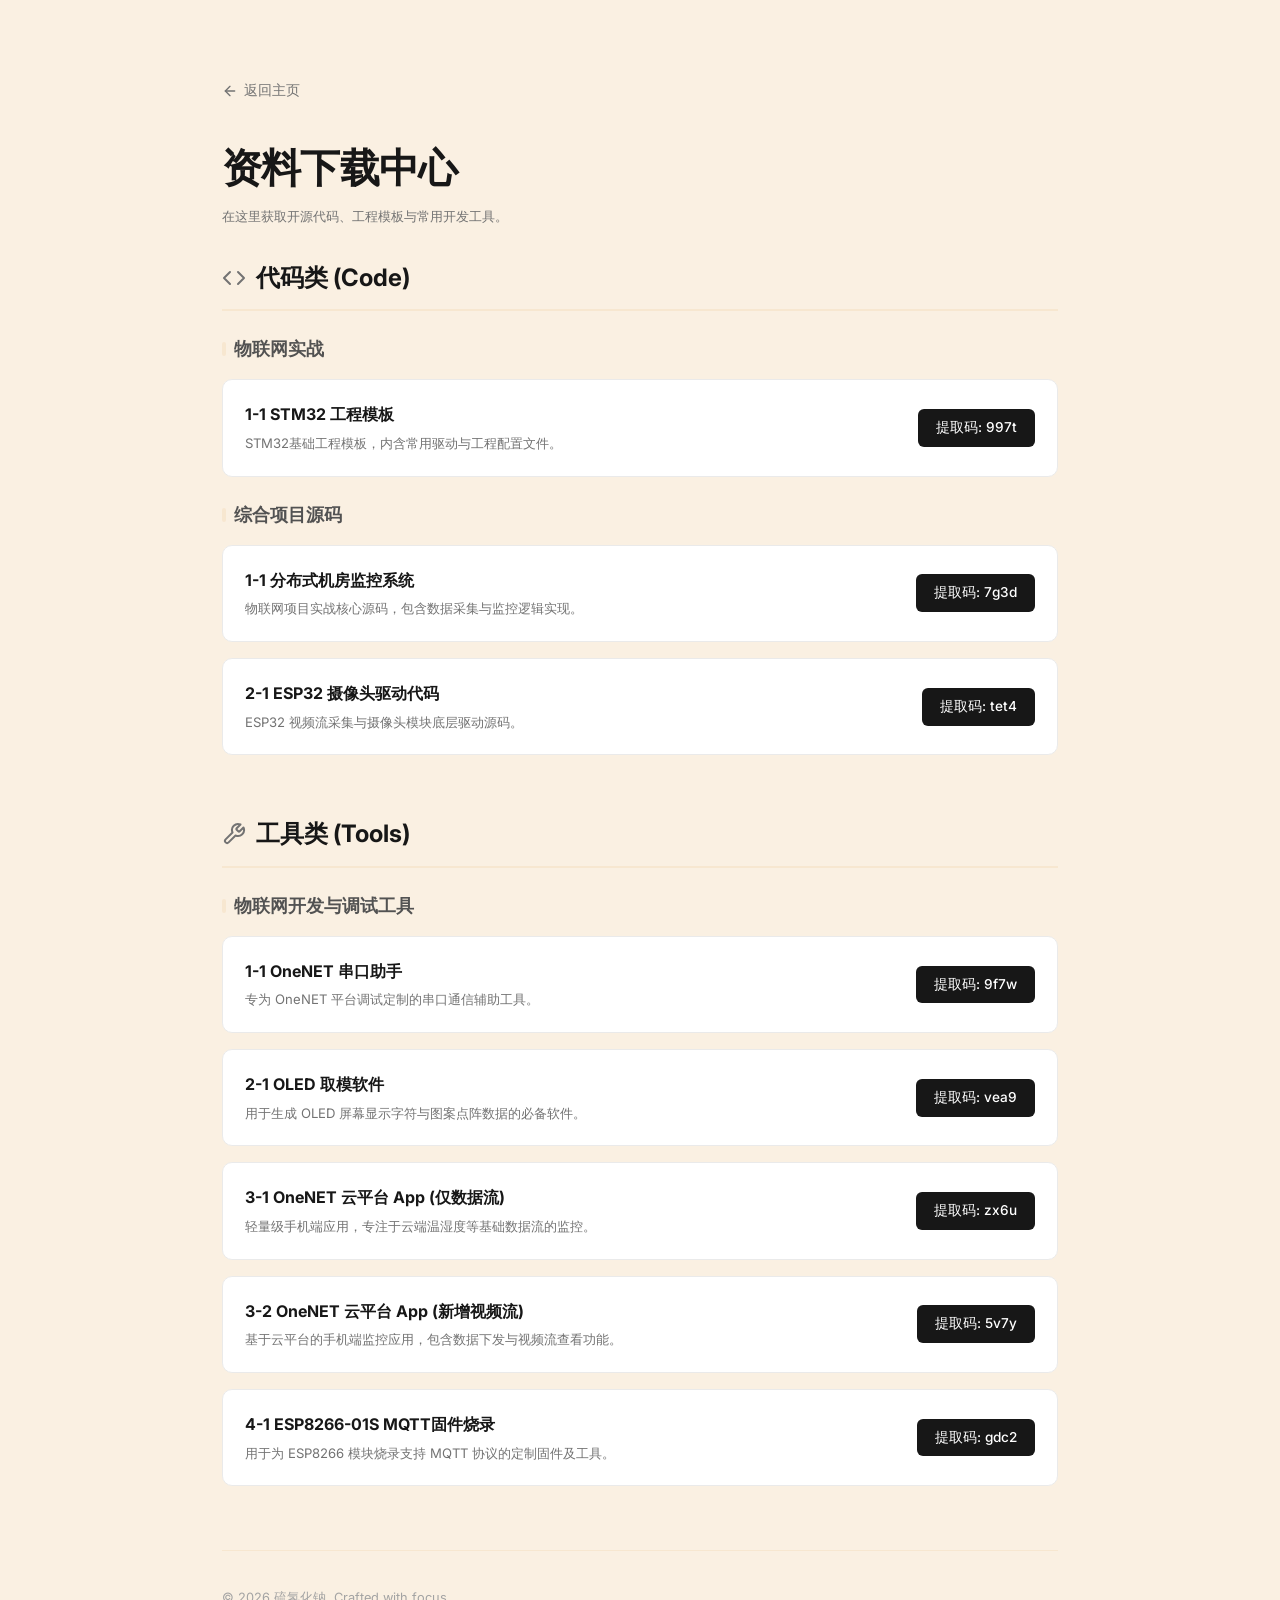
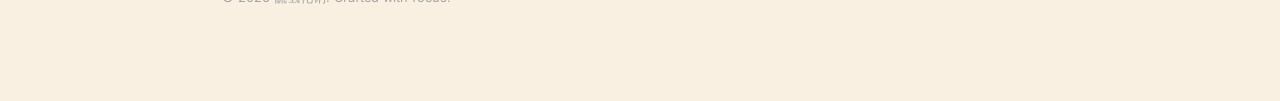
<file: downloads.html>
<!DOCTYPE html>
<html lang="zh-CN">
<head>
    <meta charset="UTF-8">
    <meta name="viewport" content="width=device-width, initial-scale=1.0">
    <title>资料下载 - 硫氢化钠</title>
    <!-- 网页标签图标 (Favicon) - 极简几何帆船与明显的弯月 (高空悬挂) -->
    <link rel="icon" type="image/svg+xml" href="data:image/svg+xml,%3Csvg xmlns='http://www.w3.org/2000/svg' viewBox='0 0 24 24' fill='none' stroke='%230f172a' stroke-width='1.5' stroke-linecap='round' stroke-linejoin='round'%3E%3Cpath d='M2 20 L22 20'/%3E%3Cpath d='M5 20 C5 20, 8 23, 14 23 C17 23, 19 20, 19 20'/%3E%3Cpath d='M9 20 L9 9'/%3E%3Cpath d='M9 9 L17 15 L9 17'/%3E%3Cpath d='M10 2 A 4 4 0 0 0 5 5 A 5 5 0 0 1 10 2'/%3E%3C/svg%3E">
    <link rel="stylesheet" href="styles.css?v=20260905-performance">
    <style>
        .download-section {
            margin-bottom: 60px;
        }
        .download-section-title {
            font-size: 1.5rem;
            font-weight: 700;
            color: var(--gray-900);
            margin-bottom: 24px;
            padding-bottom: 12px;
            border-bottom: 2px solid var(--page-accent, var(--gray-100));
            display: flex;
            align-items: center;
            gap: 10px;
        }
        .download-section-title svg {
            color: var(--gray-500);
        }
        .subcategory-title {
            font-size: 1.1rem;
            font-weight: 600;
            color: var(--gray-600);
            margin: 24px 0 16px 0;
            display: flex;
            align-items: center;
            gap: 8px;
        }
        .subcategory-title::before {
            content: '';
            display: block;
            width: 4px;
            height: 14px;
            background: var(--page-accent, var(--gray-300));
            border-radius: 2px;
        }
        .downloads-grid {
            display: grid;
            grid-template-columns: 1fr;
            gap: 16px;
        }
    </style>
    <link rel="preconnect" href="https://fonts.googleapis.com">
    <link rel="preconnect" href="https://fonts.gstatic.com" crossorigin>
    <link rel="stylesheet" href="https://fonts.googleapis.com/css2?family=Inter:wght@400;500;600;700&display=swap">
</head>
<body class="post-page">
    <div class="app-wrapper page-transition" style="display: block; max-width: 900px; margin: 0 auto; position: relative; padding-top: 80px;">
        <main class="main-content" style="max-width: 100%; margin: 0 auto;">
            <!-- 返回按钮 -->
            <div style="display: flex; justify-content: space-between; align-items: center; margin-bottom: 40px;">
                <a href="index.html" class="back-btn" style="margin-bottom: 0;">
                    <svg width="16" height="16" viewBox="0 0 24 24" fill="none" stroke="currentColor" stroke-width="2" stroke-linecap="round" stroke-linejoin="round"><line x1="19" y1="12" x2="5" y2="12"></line><polyline points="12 19 5 12 12 5"></polyline></svg>
                    返回主页
                </a>
            </div>
            
            <article class="article-header">
                <h1 id="post-title">资料下载中心</h1>
                <div class="post-meta">
                    <span class="meta-item">在这里获取开源代码、工程模板与常用开发工具。</span>
                </div>
            </article>

            <!-- 代码类 (Code) -->
            <section class="download-section">
                <h2 class="download-section-title">
                    <svg width="24" height="24" viewBox="0 0 24 24" fill="none" stroke="currentColor" stroke-width="2" stroke-linecap="round" stroke-linejoin="round"><polyline points="16 18 22 12 16 6"></polyline><polyline points="8 6 2 12 8 18"></polyline></svg>
                    代码类 (Code)
                </h2>
                
                <h3 class="subcategory-title">物联网实战</h3>
                <div class="downloads-grid" id="iot-downloads-container">
                    <!-- 模块卡片 1 -->
                    <div class="download-card">
                        <div class="download-info">
                            <h3>1-1 STM32 工程模板</h3>
                            <p>STM32基础工程模板，内含常用驱动与工程配置文件。</p>
                        </div>
                        <a href="https://pan.quark.cn/s/f0719b32833a" target="_blank" class="download-btn" title="提取码: 997t">提取码: 997t</a>
                    </div>
                </div>

                <h3 class="subcategory-title">综合项目源码</h3>
                <div class="downloads-grid" id="projects-downloads-container">
                    <div class="download-card">
                        <div class="download-info">
                            <h3>1-1 分布式机房监控系统</h3>
                            <p>物联网项目实战核心源码，包含数据采集与监控逻辑实现。</p>
                        </div>
                        <a href="https://pan.baidu.com/s/1T4NgqWZkVhQLv6f2F1PVjQ?pwd=7g3d" target="_blank" class="download-btn" title="提取码: 7g3d">提取码: 7g3d</a>
                    </div>
                    
                    <div class="download-card">
                        <div class="download-info">
                            <h3>2-1 ESP32 摄像头驱动代码</h3>
                            <p>ESP32 视频流采集与摄像头模块底层驱动源码。</p>
                        </div>
                        <a href="https://pan.baidu.com/s/1P3EMv8wvAtm2QwU-ixD5ig?pwd=tet4" target="_blank" class="download-btn" title="提取码: tet4">提取码: tet4</a>
                    </div>
                </div>
            </section>

            <!-- 工具类 (Tools) -->
            <section class="download-section">
                <h2 class="download-section-title">
                    <svg width="24" height="24" viewBox="0 0 24 24" fill="none" stroke="currentColor" stroke-width="2" stroke-linecap="round" stroke-linejoin="round"><path d="M14.7 6.3a1 1 0 0 0 0 1.4l1.6 1.6a1 1 0 0 0 1.4 0l3.77-3.77a6 6 0 0 1-7.94 7.94l-6.91 6.91a2.12 2.12 0 0 1-3-3l6.91-6.91a6 6 0 0 1 7.94-7.94l-3.76 3.76z"></path></svg>
                    工具类 (Tools)
                </h2>
                
                <!-- 预留细分类别 -->
                <h3 class="subcategory-title">物联网开发与调试工具</h3>
                <div class="downloads-grid" id="tools-downloads-container">
                    <div class="download-card">
                        <div class="download-info">
                            <h3>1-1 OneNET 串口助手</h3>
                            <p>专为 OneNET 平台调试定制的串口通信辅助工具。</p>
                        </div>
                        <a href="https://pan.baidu.com/s/1rz0aHlCNzihk2QqdsMfbWQ?pwd=9f7w" target="_blank" class="download-btn" title="提取码: 9f7w">提取码: 9f7w</a>
                    </div>

                    <div class="download-card">
                        <div class="download-info">
                            <h3>2-1 OLED 取模软件</h3>
                            <p>用于生成 OLED 屏幕显示字符与图案点阵数据的必备软件。</p>
                        </div>
                        <a href="https://pan.baidu.com/s/161kYbL27-D0c6Q8x5xTQiQ?pwd=vea9" target="_blank" class="download-btn" title="提取码: vea9">提取码: vea9</a>
                    </div>
                    
                    <div class="download-card">
                        <div class="download-info">
                            <h3>3-1 OneNET 云平台 App (仅数据流)</h3>
                            <p>轻量级手机端应用，专注于云端温湿度等基础数据流的监控。</p>
                        </div>
                        <a href="https://pan.baidu.com/s/1qDKulmzrNkMcAx7N1N9UwQ?pwd=zx6u" target="_blank" class="download-btn" title="提取码: zx6u">提取码: zx6u</a>
                    </div>
                    
                    <div class="download-card">
                        <div class="download-info">
                            <h3>3-2 OneNET 云平台 App (新增视频流)</h3>
                            <p>基于云平台的手机端监控应用，包含数据下发与视频流查看功能。</p>
                        </div>
                        <a href="https://pan.baidu.com/s/14dDpw-lDc9iFruVpWvO24w?pwd=5v7y" target="_blank" class="download-btn" title="提取码: 5v7y">提取码: 5v7y</a>
                    </div>

                    <div class="download-card">
                        <div class="download-info">
                            <h3>4-1 ESP8266-01S MQTT固件烧录</h3>
                            <p>用于为 ESP8266 模块烧录支持 MQTT 协议的定制固件及工具。</p>
                        </div>
                        <a href="https://pan.baidu.com/s/12LTBfgmUeWtUqOW-iF_viw?pwd=gdc2" target="_blank" class="download-btn" title="提取码: gdc2">提取码: gdc2</a>
                    </div>
                </div>
            </section>
            
            <footer class="footer">
                <p>&copy; 2026 硫氢化钠. Crafted with focus.</p>
            </footer>
        </main>
    </div>

    <script>
        // iOS Safari 必须注册 touchstart 才能让 :active 伪类生效
        document.addEventListener('touchstart', function() {}, { passive: true });

        // ====== 回到顶部按钮 ======
        const backToTop = document.createElement('button');
        backToTop.className = 'back-to-top';
        backToTop.setAttribute('aria-label', '回到顶部');
        backToTop.innerHTML = '<svg width="20" height="20" viewBox="0 0 24 24" fill="none" stroke="currentColor" stroke-width="2" stroke-linecap="round" stroke-linejoin="round"><line x1="12" y1="19" x2="12" y2="5"></line><polyline points="5 12 12 5 19 12"></polyline></svg>';
        backToTop.addEventListener('click', () => {
            window.scrollTo({ top: 0, behavior: 'smooth' });
        });
        document.body.appendChild(backToTop);

        window.addEventListener('scroll', () => {
            backToTop.classList.toggle('visible', window.scrollY > 400);
        }, { passive: true });

        // ==== 根据当前时刻渲染页面环境氛围 ====
        (function() {
            const hour = new Date().getHours();
            let p;
            if (hour >= 5 && hour < 7)       p = 0.05 + (hour - 5) / 2 * 0.05;
            else if (hour >= 7 && hour < 11)  p = 0.10 + (hour - 7) / 4 * 0.30;
            else if (hour >= 11 && hour < 14) p = 0.40 + (hour - 11) / 3 * 0.15;
            else if (hour >= 14 && hour < 17) p = 0.55 + (hour - 14) / 3 * 0.20;
            else if (hour >= 17 && hour < 19) p = 0.75 + (hour - 17) / 2 * 0.15;
            else if (hour >= 19)              p = 0.90;
            else                              p = 0.02;

            const stops = [
                { p:0.00, c:[26,26,46] }, { p:0.05, c:[200,95,80] }, { p:0.18, c:[135,190,220] },
                { p:0.48, c:[74,144,217] }, { p:0.70, c:[240,175,85] }, { p:0.88, c:[200,85,115] },
                { p:1.00, c:[26,26,46] },
            ];
            let lo=stops[0], hi=stops[stops.length-1];
            for (let i=0;i<stops.length-1;i++) {
                if (p>=stops[i].p && p<=stops[i+1].p) { lo=stops[i]; hi=stops[i+1]; break; }
            }
            const t = hi.p===lo.p ? 0 : (p-lo.p)/(hi.p-lo.p);
            const sc = [0,1,2].map(i=>Math.round(lo.c[i]+(hi.c[i]-lo.c[i])*t));

            const ar = Math.round(sc[0]*0.18+209), ag = Math.round(sc[1]*0.18+209), ab = Math.round(sc[2]*0.18+209);
            document.body.style.setProperty('--page-ambient', `rgb(${ar},${ag},${ab})`);

            const dr = Math.round(sc[0]*0.30+179), dg = Math.round(sc[1]*0.30+179), db = Math.round(sc[2]*0.30+179);
            document.body.style.setProperty('--page-accent', `rgb(${dr},${dg},${db})`);
        })();
    </script>
</body>
</html>
</file>
<file: styles.css>
:root {
  --bg: #ffffff;
  --fg: #111111;
  --gray-50: #fafafa;
  --gray-100: #f5f5f5;
  --gray-200: #eaeaea;
  --gray-300: #d4d4d4;
  --gray-400: #a3a3a3;
  --gray-500: #737373;
  --gray-600: #525252;
  --gray-800: #262626;
  --gray-900: #171717;
  --accent: #0070f3;
  --accent-light: rgba(0, 112, 243, 0.1);
  --font-sans: 'Inter', -apple-system, BlinkMacSystemFont, "Segoe UI", Roboto, "Helvetica Neue", Arial, sans-serif;
  --font-mono: "JetBrains Mono", "Fira Code", Consolas, Menlo, monospace;
  /* 页面环境色 — JS 根据天空动态更新 */
  --page-ambient: #f3f5f9;
}

/* ====== Reset ====== */
* {
  box-sizing: border-box;
}

html {
  height: 100%;
  overflow-y: scroll;
  -webkit-tap-highlight-color: transparent;
}

/* 全局禁用移动端点击蓝色高亮 + 焦点环 */
html, body, a, button, [role="button"], input, textarea, select {
  -webkit-tap-highlight-color: transparent;
}

:focus {
  outline: none;
}
:focus-visible {
  outline: none;
}

body {
  margin: 0;
  padding: 0;
  background: var(--page-ambient, #f3f5f9);
  color: var(--fg);
  font-family: var(--font-sans);
  -webkit-font-smoothing: antialiased;
  -moz-osx-font-smoothing: grayscale;
  line-height: 1.6;
  font-size: 15px;
}

/* ====== Layout: mobile-first (single column) ====== */
.app-wrapper {
  max-width: 1200px;
  margin: 0 auto;
  padding: 24px 16px;
  display: flex;
  flex-direction: column;
  gap: 32px;
}

/* ====== Sidebar ====== */
.sidebar {
  width: 100%;
  flex-shrink: 0;
  position: static;
}

.profile {
  display: flex;
  flex-direction: column;
  gap: 16px;
}

.profile-top {
  display: flex;
  flex-direction: row;
  align-items: center;
  gap: 14px;
}

.profile-info {
  display: flex;
  flex-direction: column;
  gap: 2px;
  flex: 1;
  min-width: 0;
}

.avatar-wrap {
  position: relative;
  display: inline-block;
  flex-shrink: 0;
  line-height: 0;
}

.avatar {
  width: 72px;
  height: 72px;
  border-radius: 50%;
  object-fit: cover;
  border: 3px solid var(--sky-top, #87CEEB);
  display: block;
  transition: border-color 1s ease;
}

/* 头像环日月点：SVG */
.avatar-celestial {
  position: absolute;
  width: 14px;
  height: 14px;
  pointer-events: none;
  z-index: 2;
  transition: none;
  overflow: visible;
}

.author-name {
  font-size: 1.15rem;
  font-weight: 700;
  margin: 0;
  letter-spacing: -0.01em;
  color: var(--gray-900);
}

.author-bio {
  font-size: 0.8rem;
  color: var(--gray-500);
  margin: 0;
  line-height: 1.45;
  overflow-wrap: break-word;
  word-break: break-word;
}

.social-links {
  display: flex;
  flex-wrap: wrap;
  gap: 10px;
  width: 100%;
  margin-top: 12px;
}

.social-links a {
  display: inline-flex;
  align-items: center;
  gap: 4px;
  font-size: 0.8rem;
  color: var(--gray-500);
  text-decoration: none;
  font-weight: 500;
}

.social-links a:hover {
  color: var(--fg);
}

.social-links svg {
  width: 14px;
  height: 14px;
}

/* keep backwards compat with class-based links */
.social-link {
  display: inline-flex;
  align-items: center;
  gap: 4px;
  color: var(--gray-500);
  text-decoration: none;
  transition: color 0.2s, transform 0.15s ease;
}

.social-link:hover {
  color: var(--fg);
}

.social-link:active {
  transform: scale(0.92);
}

/* ====== Main Content ====== */
.main-content {
  flex: 1;
  min-width: 0;
  width: 100%;
}

/* ====== Nav Tabs ====== */
.nav-tabs {
  display: flex;
  gap: 20px;
  margin-bottom: 28px;
  border-bottom: 1px solid var(--page-accent, var(--gray-200));
  overflow-x: auto;
  -webkit-overflow-scrolling: touch;
}

.nav-tabs::-webkit-scrollbar {
  display: none;
}

.tab-btn {
  background: none;
  border: none;
  padding: 0 0 10px 0;
  font-size: 0.95rem;
  color: var(--gray-500);
  cursor: pointer;
  position: relative;
  white-space: nowrap;
  font-family: inherit;
  flex-shrink: 0;
  transition: transform 0.15s ease;
  -webkit-tap-highlight-color: rgba(0,0,0,0);
}

.tab-btn:hover {
  color: var(--gray-900);
}

.tab-btn:active {
  transform: scale(0.92);
}

.tab-btn.active {
  color: var(--gray-900);
  font-weight: 600;
}

.tab-btn.active::after {
  content: '';
  position: absolute;
  bottom: -1px;
  left: 0;
  width: 100%;
  height: 2px;
  background: var(--page-accent, var(--gray-400));
}

/* ====== Post List ====== */
.post-list {
  display: flex;
  flex-direction: column;
}

.post-item {
  padding: 20px;
  margin-bottom: 16px;
  border-radius: 14px;
  background: rgba(255,255,255,0.75);
  border: 1px solid rgba(0,0,0,0.06);
  display: block;
  text-decoration: none;
  color: inherit;
  transition: transform 0.2s ease, box-shadow 0.2s ease, border-color 0.2s ease;
  opacity: 0;
}

.post-item:hover {
  transform: translateY(-2px);
  box-shadow: 0 8px 20px rgba(0, 0, 0, 0.04);
  border-color: var(--page-accent, var(--gray-300));
}

.post-item:active {
  transform: translateY(-2px) scale(0.97);
}

.post-title {
  font-size: 1.15rem;
  font-weight: 700;
  margin: 0 0 8px 0;
  letter-spacing: -0.01em;
  color: var(--gray-900);
  line-height: 1.3;
  word-break: break-word;
}

.post-excerpt {
  font-size: 0.9rem;
  color: var(--gray-600);
  margin: 0 0 14px 0;
  line-height: 1.6;
  display: -webkit-box;
  -webkit-line-clamp: 3;
  -webkit-box-orient: vertical;
  overflow: hidden;
}

.post-meta {
  display: flex;
  flex-wrap: wrap;
  align-items: center;
  gap: 10px;
  font-size: 0.78rem;
  color: var(--gray-400);
}

.meta-item {
  display: flex;
  align-items: center;
  gap: 4px;
}

.meta-item svg {
  color: var(--gray-400);
  width: 13px;
  height: 13px;
}

.tags {
  display: flex;
  flex-wrap: wrap;
  gap: 6px;
}

.tag {
  background: rgba(0,0,0,0.04);
  color: var(--gray-600);
  padding: 1px 8px;
  border-radius: 12px;
  font-size: 0.7rem;
  font-weight: 500;
  white-space: nowrap;
  border: 1px solid rgba(0,0,0,0.05);
}

/* ====== Page Transition ====== */
@keyframes fadeSlideUp {
  from { opacity: 0; transform: translateY(12px); }
  to { opacity: 1; transform: translateY(0); }
}

.page-transition {
  animation: fadeSlideUp 0.5s ease forwards;
}

/* ====== Collections ====== */
.collection-header {
  display: flex;
  align-items: center;
  gap: 8px;
  margin: 28px 0 16px 0;
  color: var(--gray-900);
  font-size: 1.05rem;
  font-weight: 600;
  padding-bottom: 8px;
  border-bottom: 1px dashed var(--page-accent, var(--gray-200));
  opacity: 0;
  scroll-margin-top: 132px;
}

.collection-header:first-child {
  margin-top: 0;
}

.collection-header svg {
  color: var(--gray-600);
  width: 16px;
  height: 16px;
  flex-shrink: 0;
}

.collection-list {
  display: flex;
  flex-direction: column;
  gap: 14px;
  margin-bottom: 32px;
  padding-left: 14px;
  border-left: 2px solid var(--page-accent, var(--gray-100));
}

.collection-list .post-item {
  margin-bottom: 0;
}

.collection-sections {
  min-width: 0;
}

/* ====== Collection Jump Navigation ====== */
.collection-jump-nav {
  position: sticky;
  top: 52px;
  z-index: 900;
  display: block;
  margin: 0 0 18px;
  padding: 7px 0 10px;
  border: 0;
  border-bottom: 1px solid rgba(0, 0, 0, 0.06);
  border-radius: 0;
  background: linear-gradient(
    to bottom,
    var(--page-ambient, #f3f5f9) 0%,
    var(--page-ambient, #f3f5f9) 78%,
    transparent 100%
  );
  box-shadow: none;
}

.collection-jump-heading {
  display: none;
  align-items: center;
  gap: 6px;
  flex-shrink: 0;
  padding-right: 10px;
  border-right: 1px solid rgba(0, 0, 0, 0.08);
  color: var(--gray-600);
  font-size: 0.76rem;
  font-weight: 700;
  letter-spacing: 0.04em;
  white-space: nowrap;
}

.collection-jump-heading svg {
  color: var(--page-accent, var(--gray-500));
  flex-shrink: 0;
}

.collection-jump-links {
  display: flex;
  gap: 6px;
  min-width: 0;
  overflow-x: auto;
  overscroll-behavior-inline: contain;
  scrollbar-width: none;
  -webkit-overflow-scrolling: touch;
}

.collection-jump-links::-webkit-scrollbar {
  display: none;
}

.collection-jump-link {
  display: inline-flex;
  align-items: center;
  justify-content: space-between;
  gap: 6px;
  flex-shrink: 0;
  min-height: 30px;
  padding: 5px 8px;
  border: 1px solid rgba(0, 0, 0, 0.045);
  border-radius: 9px;
  background: rgba(255, 255, 255, 0.42);
  color: var(--gray-500);
  font-family: inherit;
  font-size: 0.72rem;
  font-weight: 600;
  line-height: 1.2;
  white-space: nowrap;
  cursor: pointer;
  transition: color 0.2s ease, background 0.2s ease, border-color 0.2s ease, box-shadow 0.2s ease, transform 0.15s ease;
}

.collection-jump-link::before {
  content: '';
  width: 5px;
  height: 5px;
  flex-shrink: 0;
  border-radius: 50%;
  background: var(--page-accent, var(--gray-400));
  opacity: 0.25;
  transition: opacity 0.2s ease, transform 0.2s ease;
}

.collection-jump-link:hover {
  color: var(--gray-900);
  background: rgba(255, 255, 255, 0.7);
}

.collection-jump-link.active {
  color: var(--gray-900);
  border-color: var(--page-accent, var(--gray-300));
  background: rgba(255, 255, 255, 0.86);
  box-shadow: 0 3px 10px rgba(15, 23, 42, 0.055);
}

.collection-jump-link.active::before {
  opacity: 1;
  transform: scale(1.18);
}

.collection-jump-link:active {
  transform: scale(0.95);
}

.collection-jump-count {
  min-width: 17px;
  padding: 1px 4px;
  border-radius: 6px;
  background: rgba(0, 0, 0, 0.045);
  color: var(--gray-500);
  font-size: 0.62rem;
  font-variant-numeric: tabular-nums;
  text-align: center;
}

@media (min-width: 768px) {
  .collection-jump-nav {
    top: 60px;
  }
}

@media (min-width: 1360px) {
  .home-page .app-wrapper {
    max-width: 1320px;
    gap: 158px;
  }

  .post-list.has-collection-nav {
    display: grid;
    grid-template-columns: minmax(0, 1fr);
    align-items: start;
    position: relative;
  }

  .collection-jump-nav {
    grid-row: 1;
    grid-column: 1;
    align-self: start;
    justify-self: start;
    top: 80px;
    z-index: 20;
    width: 118px;
    margin: 0 0 0 -134px;
    padding: 0;
    border: 0;
    background: transparent;
  }

  .collection-jump-heading {
    display: inline-flex;
    margin: 0 0 7px 4px;
    padding: 0;
    border-right: 0;
    border-bottom: 0;
    color: var(--gray-500);
    font-size: 0.67rem;
    letter-spacing: 0.06em;
  }

  .collection-jump-links {
    flex-direction: column;
    gap: 5px;
    overflow: visible;
  }

  .collection-jump-link {
    width: 100%;
    min-height: 32px;
    padding: 6px 7px;
    border-color: rgba(0, 0, 0, 0.055);
    background: rgba(255, 255, 255, 0.64);
    text-align: left;
    white-space: nowrap;
    box-shadow: 0 3px 12px rgba(15, 23, 42, 0.035);
  }

  .collection-jump-link.active {
    transform: translateX(3px);
  }

  .collection-jump-link:active {
    transform: scale(0.95);
  }

  .collection-header {
    scroll-margin-top: 84px;
  }

  .collection-sections {
    grid-row: 1;
    grid-column: 1;
  }
}

/* ====== Footer ====== */
.footer {
  margin-top: 48px;
  padding-top: 24px;
  border-top: 1px solid var(--page-accent, var(--gray-200));
  color: var(--gray-400);
  font-size: 0.8rem;
}

/* ====== 文章分享按钮与二维码弹层 ====== */
.article-header-meta-row {
  display: flex;
  align-items: flex-start;
  gap: 14px;
}

.article-header-meta-row .post-meta {
  min-width: 0;
  flex: 1;
}

.article-share-trigger {
  display: inline-flex;
  align-items: center;
  justify-content: center;
  gap: 5px;
  min-height: 30px;
  padding: 5px 10px;
  flex: 0 0 auto;
  color: var(--gray-500);
  font-family: inherit;
  font-size: 0.76rem;
  font-weight: 500;
  line-height: 1;
  background: rgba(255, 255, 255, 0.72);
  border: 1px solid var(--page-accent, var(--gray-200));
  border-radius: 15px;
  cursor: pointer;
  transition: color 0.2s ease, transform 0.15s ease, border-color 0.2s ease, background 0.2s ease;
}

.article-share-trigger[hidden],
.article-share-modal[hidden],
.article-qr-frame[hidden] {
  display: none;
}

.article-share-trigger:hover {
  color: var(--gray-900);
  background: #ffffff;
  border-color: var(--gray-300);
}

.article-share-trigger:active {
  transform: scale(0.92);
}

.article-share-modal {
  position: fixed;
  inset: 0;
  z-index: 1600;
  display: grid;
  place-items: center;
  padding: 20px;
  opacity: 0;
  pointer-events: none;
  transition: opacity 0.18s ease;
}

.article-share-modal.open {
  opacity: 1;
  pointer-events: auto;
}

.article-share-backdrop {
  position: absolute;
  inset: 0;
  background: rgba(15, 23, 42, 0.38);
  backdrop-filter: blur(3px);
  -webkit-backdrop-filter: blur(3px);
}

.article-share-dialog {
  position: relative;
  width: min(100%, 350px);
  max-height: calc(100vh - 40px);
  padding: 44px 24px 20px;
  overflow-y: auto;
  color: var(--gray-900);
  text-align: center;
  background: #ffffff;
  border: 1px solid rgba(15, 23, 42, 0.08);
  border-radius: 20px;
  box-shadow: 0 24px 70px rgba(15, 23, 42, 0.2);
  transform: translateY(10px) scale(0.98);
  transition: transform 0.18s ease;
}

.article-share-modal.open .article-share-dialog {
  transform: translateY(0) scale(1);
}

.article-share-close {
  position: absolute;
  top: 12px;
  right: 12px;
  display: inline-flex;
  align-items: center;
  justify-content: center;
  width: 32px;
  height: 32px;
  padding: 0;
  color: var(--gray-400);
  background: transparent;
  border: 0;
  border-radius: 50%;
  cursor: pointer;
  transition: color 0.2s ease, background 0.2s ease, transform 0.15s ease;
}

.article-share-close:hover {
  color: var(--gray-900);
  background: var(--gray-100);
}

.article-share-close:active {
  transform: scale(0.88);
}

.article-qr-frame {
  width: 190px;
  margin: 0 auto;
  padding: 10px;
  line-height: 0;
  background: #ffffff;
  border: 1px solid var(--gray-200);
  border-radius: 16px;
}

.article-qr-frame canvas {
  display: block;
  width: 100%;
  height: auto;
  border-radius: 7px;
}

.article-share-actions {
  display: flex;
  justify-content: center;
  gap: 10px;
  margin-top: 20px;
}

.article-share-btn {
  display: inline-flex;
  align-items: center;
  justify-content: center;
  gap: 6px;
  min-height: 38px;
  padding: 8px 15px;
  color: var(--gray-700);
  font-family: inherit;
  font-size: 0.8rem;
  font-weight: 500;
  line-height: 1;
  background: #ffffff;
  border: 1px solid var(--gray-200);
  border-radius: 9px;
  cursor: pointer;
  transition: transform 0.15s ease, border-color 0.2s ease, box-shadow 0.2s ease;
}

.article-share-btn:hover {
  border-color: var(--gray-300);
  box-shadow: 0 4px 12px rgba(15, 23, 42, 0.07);
}

.article-share-btn:active {
  transform: scale(0.94);
}

.article-share-btn-primary {
  color: #ffffff;
  background: var(--gray-900);
  border-color: var(--gray-900);
}

.article-share-btn-primary:hover {
  background: var(--gray-800);
  border-color: var(--gray-800);
}

.article-share-status {
  min-height: 1.4em;
  margin: 10px 0 0;
  color: var(--gray-500);
  font-size: 0.74rem;
}

.article-qr-source {
  position: fixed;
  left: -10000px;
  top: 0;
  width: 1024px;
  height: 1024px;
  pointer-events: none;
}

body.share-modal-open {
  overflow: hidden;
}

body.pure-reading .article-share-trigger,
body.pure-reading .article-share-dialog {
  background: #ffffff;
  border-color: var(--gray-200);
}

@media (max-width: 420px) {
  .article-share-dialog {
    padding: 44px 18px 18px;
  }

  .article-share-actions {
    gap: 8px;
  }

  .article-share-btn {
    padding-right: 12px;
    padding-left: 12px;
  }
}

/* ====== 有顶部进度条的页面 ====== */
.app-wrapper.has-header {
  padding-top: 64px;
}

/* ====== 固定返回按钮（文章页左上角） ====== */
/* ====== 返回按钮（header内左上角） ====== */
.back-btn-fixed {
  display: inline-flex;
  position: fixed;
  top: 10px;
  right: auto;
  left: 120px;
  width: auto;
  height: auto;
  padding: 4px 14px;
  border-radius: 14px;
  font-size: 0.82rem;
  background: rgba(255,255,255,0.3);
  color: rgba(255,255,255,0.9);
  text-decoration: none;
  align-items: center;
  gap: 4px;
  z-index: 1200;
  transition: transform 0.15s ease;
}

.back-btn-fixed:hover {
  background: rgba(255,255,255,0.4);
}

.back-btn-label {
  display: inline;
}

/* ====== 纯净阅读按钮 ====== */
.pure-toggle {
  position: fixed;
  top: 8px;
  right: 12px;
  z-index: 1100;
  display: inline-flex !important;
  align-items: center;
  justify-content: center;
  width: 32px;
  height: 32px;
  padding: 0;
  border-radius: 50%;
  background: #ffffff;
  border: 1px solid rgba(0,0,0,0.15);
  color: var(--gray-700);
  font-size: 0.82rem;
  font-weight: 500;
  font-family: inherit;
  cursor: pointer;
  box-shadow: 0 2px 8px rgba(0,0,0,0.15);
  transition: transform 0.15s ease;
  -webkit-tap-highlight-color: rgba(0,0,0,0);
}

body:not(.pure-reading) .pure-toggle {
  display: inline-flex !important;
}

.pure-toggle:hover {
  box-shadow: 0 3px 12px rgba(0,0,0,0.2);
}

.pure-toggle:active {
  transform: scale(0.88);
}

.pure-toggle.active {
  background: var(--gray-900);
  color: #ffffff;
  border-color: var(--gray-900);
}

.pure-toggle-label {
  display: none;
}

/* ====== 纯净阅读模式 ====== */
body.pure-reading .pure-toggle {
  display: inline-flex !important;
  background: var(--gray-900);
  color: #ffffff;
  border-color: var(--gray-900);
  box-shadow: 0 2px 12px rgba(0,0,0,0.2);
}

body.pure-reading .scroll-header {
  display: none;
}

body.pure-reading .back-btn-fixed {
  display: inline-flex;
  background: rgba(255,255,255,0.92);
  color: var(--gray-700);
  border: 1px solid rgba(0,0,0,0.08);
  box-shadow: 0 2px 8px rgba(0,0,0,0.08);
}

body.pure-reading .back-btn-fixed:hover {
  background: rgba(255,255,255,0.98);
}

body.pure-reading {
  --page-ambient: #ffffff !important;
  --page-accent: #eaeaea !important;
  background: #ffffff;
}

body.pure-reading .post-item {
  background: #ffffff;
  border-color: var(--gray-200);
}

body.pure-reading .profile-clock {
  border-color: var(--gray-200);
}

body.pure-reading .sun-container,
body.pure-reading .moon-container,
body.pure-reading .stars-layer,
body.pure-reading .header-time,
body.pure-reading .header-date,
body.pure-reading .scroll-water,
body.pure-reading .scroll-boat-horizontal,
body.pure-reading .water-splash {
  display: none;
}

@media (min-width: 768px) {
  .back-btn-fixed:active {
    transform: scale(0.9);
  }
  .pure-toggle {
    top: 70px;
    right: 24px;
    width: auto;
    height: auto;
    padding: 7px 16px;
    border-radius: 18px;
    font-size: 0.85rem;
  }
  .pure-toggle.active {
    background: var(--gray-900);
    color: #ffffff;
  }
  .pure-toggle-label {
    display: inline;
  }
}

@media (max-width: 767px) {
  .back-btn-fixed {
    display: none;
  }

  body.pure-reading .back-btn-fixed {
    display: none;
  }
}

/* 旧的 back-btn 保留兼容 */
.back-btn {
  display: inline-flex;
  align-items: center;
  gap: 6px;
  color: var(--gray-500);
  text-decoration: none;
  font-size: 0.85rem;
  font-weight: 500;
  margin-bottom: 28px;
  transition: color 0.2s, transform 0.15s ease;
  -webkit-tap-highlight-color: rgba(0,0,0,0);
}

.back-btn:hover {
  color: var(--gray-900);
}

.back-btn:active {
  transform: scale(0.9);
}

.article-header {
  margin-bottom: 32px;
}

.article-header h1 {
  font-size: 1.5rem;
  font-weight: 700;
  margin: 0 0 12px 0;
  letter-spacing: -0.02em;
  line-height: 1.3;
  color: var(--gray-900);
  word-break: break-word;
}

.article-header .post-meta {
  font-size: 0.82rem;
  color: var(--gray-500);
}

/* ====== Markdown Content ====== */
.markdown-body {
  font-size: 0.95rem;
  line-height: 1.8;
  color: #333333;
  word-break: break-word;
  overflow-wrap: break-word;
}

.markdown-body h2 {
  font-size: 1.3rem;
  font-weight: 700;
  margin: 2em 0 0.8em;
  letter-spacing: -0.01em;
  color: var(--gray-900);
  border-bottom: 1px solid var(--page-accent, var(--gray-200));
  padding-bottom: 0.3em;
}

.markdown-body h3 {
  font-size: 1.1rem;
  font-weight: 600;
  margin: 1.8em 0 0.6em;
  color: var(--gray-900);
}

.markdown-body p {
  margin-bottom: 1.2em;
}

/* Standalone engineering formulas: readable, centered, and independent of body text styling. */
.markdown-body .formula {
  display: block;
  margin: 1.35em 0 1.45em;
  padding: 0.15em 0.5em;
  color: var(--gray-900) !important;
  font-family: Georgia, "Times New Roman", "Noto Serif SC", serif !important;
  font-size: 1.12em;
  font-weight: 400 !important;
  line-height: 1.7;
  text-align: center !important;
  letter-spacing: 0.01em;
  white-space: normal;
}

.markdown-body .formula sub {
  font-size: 0.7em;
  line-height: 0;
  vertical-align: sub;
}

.markdown-body ul,
.markdown-body ol {
  margin-bottom: 1.2em;
  padding-left: 1.2em;
}

.markdown-body li {
  margin-bottom: 0.4em;
}

.markdown-body a {
  color: var(--accent);
  text-decoration: none;
  border-bottom: 1px solid transparent;
}

.markdown-body a:hover {
  border-bottom-color: var(--accent);
}

/* ====== Table: horizontal scroll on mobile ====== */
.markdown-body table {
  display: block;
  width: 100%;
  overflow-x: auto;
  -webkit-overflow-scrolling: touch;
  border-collapse: collapse;
  margin: 1.5em 0;
  font-size: 0.85rem;
}

.markdown-body table thead {
  display: table-header-group;
}

.markdown-body table tr {
  display: table-row;
}

.markdown-body th,
.markdown-body td {
  padding: 8px 12px;
  border: 1px solid var(--gray-200);
  text-align: left;
  white-space: nowrap;
}

.markdown-body th {
  background: rgba(0,0,0,0.02);
  font-weight: 600;
}

/* ====== Code Blocks ====== */
.markdown-body pre {
  background: #1e1e1e;
  border: 1px solid #333;
  border-radius: 8px;
  padding: 14px 16px;
  overflow-x: auto;
  -webkit-overflow-scrolling: touch;
  margin: 1.5em 0;
  font-size: 0.8rem;
  line-height: 1.6;
}

.markdown-body code {
  font-family: var(--font-mono);
  font-size: 0.88em;
}

.markdown-body p code,
.markdown-body li code {
  background: var(--gray-100);
  color: #d63384;
  padding: 0.15em 0.4em;
  border-radius: 4px;
  font-size: 0.88em;
  border: 1px solid var(--gray-200);
  word-break: break-all;
}

.markdown-body pre code {
  color: #f5f5f5;
  background: transparent;
  padding: 0;
  border: none;
  white-space: pre;
}

/* ====== Blockquote ====== */
.markdown-body blockquote {
  background: rgba(0,0,0,0.02);
  border-left: 3px solid var(--page-accent, var(--accent));
  margin: 1.5em 0;
  padding: 12px 16px;
  color: var(--gray-600);
  border-radius: 0 8px 8px 0;
  font-size: 0.9rem;
}

.markdown-body blockquote p:last-child {
  margin-bottom: 0;
}

/* ====== Images ====== */
.markdown-body img {
  max-width: 100%;
  height: auto;
  border-radius: 12px;
  border: 1px solid var(--gray-200);
  margin: 2em auto;
  display: block;
  box-shadow: 0 2px 12px rgba(0, 0, 0, 0.05);
  transition: box-shadow 0.3s ease, transform 0.3s ease;
}

.markdown-body img:hover {
  box-shadow: 0 6px 24px rgba(0, 0, 0, 0.1);
  transform: scale(1.01);
}

/* 文章功能演示视频 */
.article-video {
  overflow: hidden;
  margin: 2em 0;
  border: 1px solid var(--gray-200);
  border-radius: 14px;
  background: #070b12;
  box-shadow: 0 8px 28px rgba(15, 23, 42, 0.12);
}

.markdown-body .article-video video {
  display: block;
  width: 100%;
  aspect-ratio: 16 / 9;
  background: #070b12;
  object-fit: contain;
}

.article-video-actions {
  display: flex;
  justify-content: flex-end;
  padding: 8px 10px;
  background: #111827;
}

.article-video-fullscreen {
  display: inline-flex;
  align-items: center;
  gap: 6px;
  border: 1px solid rgba(255, 255, 255, 0.22);
  border-radius: 8px;
  padding: 6px 10px;
  background: rgba(255, 255, 255, 0.08);
  color: #f8fafc;
  font: inherit;
  font-size: 0.76rem;
  cursor: pointer;
  transition: background 0.2s ease, border-color 0.2s ease;
}

.article-video-fullscreen:hover {
  border-color: rgba(255, 255, 255, 0.5);
  background: rgba(255, 255, 255, 0.16);
}

.article-video figcaption {
  padding: 12px 15px 14px;
  background: #f8fafc;
  color: var(--gray-600);
  font-size: 0.82rem;
  line-height: 1.7;
}

.article-video figcaption strong {
  color: var(--gray-800);
}

.markdown-body .article-video video:fullscreen {
  width: 100vw;
  height: 100vh;
  aspect-ratio: auto;
  object-fit: contain;
}

/* 图片横排容器 — JS 自动包裹连续两张图片 */
.image-row {
  display: flex;
  gap: 16px;
  margin: 2em 0;
  align-items: flex-start;
}

.image-row img {
  flex: 1;
  min-width: 0;
  margin: 0;
}

/* 单张居中：普通图片不撑满全宽，保持视觉轻盈 */
.markdown-body img:not(.image-row img) {
  max-width: min(100%, 680px);
}

/* 手机上图片横排改回竖排 */
@media (max-width: 767px) {
  .image-row {
    flex-direction: column;
    gap: 12px;
  }
  .markdown-body img:not(.image-row img) {
    max-width: 100%;
  }
}

/* ====== Horizontal Rule ====== */
.markdown-body hr {
  border: none;
  border-top: 1px solid var(--page-accent, var(--gray-200));
  margin: 2em 0;
}

/* ====== Scroll Header (post page) ====== */
.scroll-header {
  position: fixed;
  top: 0;
  left: 0;
  width: 100%;
  height: 52px;
  /* 天空色自然消融到底部：上 60% 纯天空，下 40% 渐变到白 */
  background: linear-gradient(
    to bottom,
    var(--sky-top, #e8f4f8) 0%,
    var(--sky-top, #e8f4f8) 58%,
    rgba(255,255,255,0.85) 100%
  );
  z-index: 1000;
  overflow: hidden;
}

/* 左上角时间 + 日期 */
.header-time {
  position: absolute;
  top: 4px;
  left: 12px;
  z-index: 10;
  font-size: 0.8rem;
  font-weight: 600;
  font-variant-numeric: tabular-nums;
  letter-spacing: 0.04em;
  color: rgba(255,255,255,0.9);
  text-shadow: 0 1px 3px rgba(0,0,0,0.25);
  pointer-events: none;
}

.header-date {
  position: absolute;
  top: 22px;
  left: 12px;
  z-index: 10;
  font-size: 0.65rem;
  font-weight: 500;
  color: rgba(255,255,255,0.7);
  text-shadow: 0 1px 2px rgba(0,0,0,0.2);
  pointer-events: none;
  white-space: nowrap;
}

@media (min-width: 768px) {
  .header-time {
    top: 4px;
    left: 16px;
    font-size: 0.9rem;
  }
  .header-date {
    top: 24px;
    left: 16px;
    font-size: 0.7rem;
  }
}

/* 天空画布 — 容纳日月星辰 */
.sky-canvas {
  position: absolute;
  top: 0; left: 0;
  width: 100%; height: 100%;
  pointer-events: none;
}

/* ---- 太阳 ---- */
.sun-container {
  position: absolute;
  width: 22px; height: 22px;
  left: 10%;
  top: 14px;
  opacity: 0;
  transition: opacity 0.8s ease;
  will-change: left, top, opacity;
  filter: blur(0.5px);
}

.sun-core {
  width: 22px; height: 22px;
  background: radial-gradient(circle at 40% 40%, #fffde7, #fbbf24);
  border-radius: 50%;
  box-shadow: 0 0 14px rgba(251, 191, 36, 0.55), 0 0 32px rgba(251, 180, 36, 0.25);
}

/* ---- 月亮 ---- */
.moon-container {
  position: absolute;
  width: 18px; height: 18px;
  right: 8%;
  top: 10px;
  opacity: 0;
  transition: opacity 0.8s ease;
}

.moon-lit {
  fill: #fef9c3;
  filter: drop-shadow(0 0 3px rgba(254, 249, 195, 0.5));
}

/* ---- 星星 ---- */
.stars-layer {
  position: absolute;
  top: 0; left: 0;
  width: 100%; height: 80%;
  opacity: 0;
  transition: opacity 1s ease;
  pointer-events: none;
}

.star {
  position: absolute;
  width: 2px; height: 2px;
  background: #ffffff;
  border-radius: 50%;
  animation: twinkle var(--twinkle-dur, 2.5s) ease-in-out infinite;
  animation-delay: var(--twinkle-delay, 0s);
}

@keyframes twinkle {
  0%, 100% { opacity: 0.3; }
  50% { opacity: 1; }
}

/* ---- 水波 ---- */
.scroll-water {
  position: absolute;
  bottom: 0;
  left: 0;
  width: 100%;
  height: 6px;
  background-image: url("data:image/svg+xml,%3Csvg xmlns='http://www.w3.org/2000/svg' viewBox='0 0 120 6'%3E%3Cpath d='M0 3 Q15 0 30 3 Q45 6 60 3 Q75 0 90 3 Q105 6 120 3' fill='none' stroke='rgba(56,189,248,0.25)' stroke-width='1.2'/%3E%3Cpath d='M0 4.5 Q20 1.5 40 4.5 Q60 7.5 80 4.5 Q100 1.5 120 4.5' fill='none' stroke='rgba(56,189,248,0.12)' stroke-width='0.8'/%3E%3C/svg%3E");
  background-size: 120px 6px;
  background-repeat: repeat-x;
  animation: wave-flow 16s ease-in-out infinite;
}

@keyframes wave-flow {
  0%   { background-position: 0 0;   transform: translateY(0); }
  20%  { transform: translateY(-0.6px); }
  40%  { background-position: -48px 0; transform: translateY(0); }
  60%  { transform: translateY(0.6px); }
  80%  { background-position: -96px 0; transform: translateY(0); }
  100% { background-position: -120px 0; transform: translateY(0); }
}

/* 水花飞溅粒子 */
.water-splash {
  position: absolute;
  bottom: 4px;
  width: 2px;
  height: 2px;
  background: rgba(56,189,248,0.5);
  border-radius: 50%;
  pointer-events: none;
  animation: splash-up 1s ease-out forwards;
}

@keyframes splash-up {
  0%   { transform: translateY(0) scale(1); opacity: 0.6; }
  100% { transform: translateY(-12px) scale(0); opacity: 0; }
}

.scroll-boat-horizontal {
  position: absolute;
  bottom: 0;
  left: 0;
  width: 22px;
  height: 22px;
  color: var(--gray-800);
  transform: translateX(-50%);
  transition: left 0.1s linear;
  will-change: left;
  animation: bob 4s ease-in-out infinite;
}

@keyframes bob {
  0% { transform: translateX(-50%) translateY(0); }
  50% { transform: translateX(-50%) translateY(-3px); }
  100% { transform: translateX(-50%) translateY(0); }
}

/* ====== Downloads Page ====== */
.download-section {
  margin-bottom: 40px;
}

.download-section-title {
  font-size: 1.2rem;
  font-weight: 700;
  color: var(--gray-900);
  margin-bottom: 18px;
  padding-bottom: 10px;
  border-bottom: 2px solid var(--gray-100);
  display: flex;
  align-items: center;
  gap: 8px;
}

.download-section-title svg {
  color: var(--gray-500);
  flex-shrink: 0;
}

.subcategory-title {
  font-size: 0.95rem;
  font-weight: 600;
  color: var(--gray-600);
  margin: 20px 0 12px 0;
  display: flex;
  align-items: center;
  gap: 8px;
}

.subcategory-title::before {
  content: '';
  display: block;
  width: 3px;
  height: 12px;
  background: var(--gray-300);
  border-radius: 2px;
  flex-shrink: 0;
}

.downloads-grid {
  display: flex;
  flex-direction: column;
  gap: 12px;
}

.download-card {
  display: flex;
  flex-direction: column;
  gap: 12px;
  padding: 18px;
  background: var(--bg);
  border: 1px solid var(--gray-200);
  border-radius: 10px;
  text-decoration: none;
  color: inherit;
  transition: transform 0.15s ease, border-color 0.2s, box-shadow 0.2s;
  -webkit-tap-highlight-color: rgba(0,0,0,0);
}

.download-card:hover {
  border-color: var(--gray-300);
  box-shadow: 0 4px 12px rgba(0, 0, 0, 0.03);
}

.download-card:active {
  transform: scale(0.97);
}

.download-info h3 {
  margin: 0 0 6px 0;
  font-size: 1rem;
  color: var(--gray-900);
}

.download-info p {
  margin: 0;
  color: var(--gray-500);
  font-size: 0.82rem;
  line-height: 1.5;
}

.download-btn {
  display: inline-block;
  padding: 8px 18px;
  background: var(--gray-900);
  color: var(--bg);
  border-radius: 6px;
  text-decoration: none;
  font-size: 0.85rem;
  font-weight: 500;
  white-space: nowrap;
  text-align: center;
  align-self: flex-start;
  transition: transform 0.15s ease, background 0.2s;
  -webkit-tap-highlight-color: rgba(0,0,0,0);
}

.download-btn:hover {
  background: var(--gray-800);
}

.download-btn:active {
  transform: scale(0.93);
}

/* ====== Desktop (>= 768px) ====== */
@media (min-width: 768px) {
  body {
    font-size: 16px;
  }

  .app-wrapper {
    flex-direction: row;
    padding: 60px 32px;
    gap: 64px;
  }

  .sidebar {
    width: 220px;
    position: sticky;
    top: 60px;
    flex-shrink: 0;
    background: transparent;
    border-radius: 0;
    padding: 0;
    margin: 0;
  }

  .profile {
    flex-direction: column;
    gap: 18px;
  }

  .profile-top {
    flex-direction: column;
    align-items: flex-start;
    gap: 14px;
  }

  .avatar {
    width: 100px;
    height: 100px;
  }

  .avatar-celestial {
    width: 18px;
    height: 18px;
  }

  .author-name {
    font-size: 1.3rem;
  }

  .author-bio {
    font-size: 0.85rem;
  }

  .social-links {
    flex-direction: column;
    gap: 6px;
    margin-top: 10px;
  }

  .social-links a {
    font-size: 0.82rem;
  }

  .main-content {
    max-width: 750px;
  }

  .post-item {
    padding: 28px;
    margin-bottom: 20px;
    border-radius: 18px;
  }

  .post-title {
    font-size: 1.35rem;
  }

  .post-excerpt {
    font-size: 1rem;
  }

  .post-meta {
    font-size: 0.82rem;
    gap: 14px;
  }

  .tag {
    font-size: 0.73rem;
  }

  .nav-tabs {
    gap: 28px;
    margin-bottom: 36px;
  }

  .tab-btn {
    font-size: 1rem;
  }

  .collection-header {
    font-size: 1.15rem;
    margin: 32px 0 20px 0;
  }

  .collection-list {
    padding-left: 18px;
    gap: 16px;
  }

  .article-header h1 {
    font-size: 2.2rem;
  }

  .markdown-body {
    font-size: 1.05rem;
  }

  .markdown-body h2 {
    font-size: 1.6rem;
  }

  .markdown-body h3 {
    font-size: 1.25rem;
  }

  .markdown-body pre {
    padding: 18px 22px;
    font-size: 0.85rem;
    border-radius: 10px;
  }

  .markdown-body table {
    font-size: 0.9rem;
  }

  .markdown-body th,
  .markdown-body td {
    padding: 10px 16px;
  }

  .scroll-header {
    height: 60px;
  }

  .sun-container {
    width: 26px; height: 26px;
  }

  .sun-core {
    width: 26px; height: 26px;
    box-shadow: 0 0 18px rgba(251, 191, 36, 0.55), 0 0 40px rgba(251, 180, 36, 0.25);
  }

  .moon-container {
    width: 22px; height: 22px;
    top: 12px;
  }

  .scroll-boat-horizontal {
    width: 26px;
    height: 26px;
  }

  .app-wrapper.has-header {
    padding-top: 80px;
  }

  .download-card {
    flex-direction: row;
    justify-content: space-between;
    align-items: center;
    padding: 22px;
  }

  .download-btn {
    align-self: center;
    flex-shrink: 0;
  }

  .footer {
    margin-top: 64px;
  }
}

/* ====== Large Desktop (>= 1024px) ====== */
@media (min-width: 1024px) {
  .app-wrapper {
    padding: 80px 32px;
    gap: 80px;
  }

  .sidebar {
    width: 240px;
  }

  .main-content {
    max-width: 850px;
  }

  .article-header h1 {
    font-size: 2.5rem;
  }

  .markdown-body {
    font-size: 1.125rem;
  }
}

/* ====== 回到顶部按钮 ====== */
.back-to-top {
  position: fixed;
  bottom: 36px;
  right: 24px;
  width: 44px;
  height: 44px;
  border-radius: 50%;
  border: 1px solid var(--gray-200);
  background: rgba(255, 255, 255, 0.92);
  backdrop-filter: blur(10px);
  -webkit-backdrop-filter: blur(10px);
  color: var(--gray-600);
  display: flex;
  align-items: center;
  justify-content: center;
  cursor: pointer;
  opacity: 0;
  transform: translateY(12px);
  pointer-events: none;
  transition: opacity 0.3s ease, transform 0.3s ease, box-shadow 0.3s ease;
  z-index: 1001;
  box-shadow: 0 2px 10px rgba(0, 0, 0, 0.06);
  -webkit-tap-highlight-color: rgba(0,0,0,0);
  -webkit-touch-callout: none;
  -webkit-user-select: none;
  user-select: none;
  outline: none;
  -webkit-appearance: none;
}

.back-to-top.visible {
  opacity: 1;
  transform: translateY(0);
  pointer-events: auto;
}

.back-to-top:hover {
  color: var(--gray-900);
  border-color: var(--gray-300);
  box-shadow: 0 4px 16px rgba(0, 0, 0, 0.1);
}

.back-to-top:active {
  transform: scale(0.88);
}

.back-to-top:focus,
.back-to-top:focus-visible {
  outline: none;
  background: rgba(255, 255, 255, 0.92);
}

@media (min-width: 768px) {
  .back-to-top {
    bottom: 40px;
    right: 32px;
    width: 48px;
    height: 48px;
  }
}

/* ====== 所有可点击元素以中心缩放 ====== */
.social-link,
.tab-btn,
.post-item,
.back-btn-fixed,
.back-btn,
.pure-toggle,
.download-card,
.download-btn,
.back-to-top {
  transform-origin: center;
}



body.pure-reading .star, body.pure-reading .scroll-water, body.pure-reading .scroll-boat-horizontal { animation-play-state: paused; }
</file>
